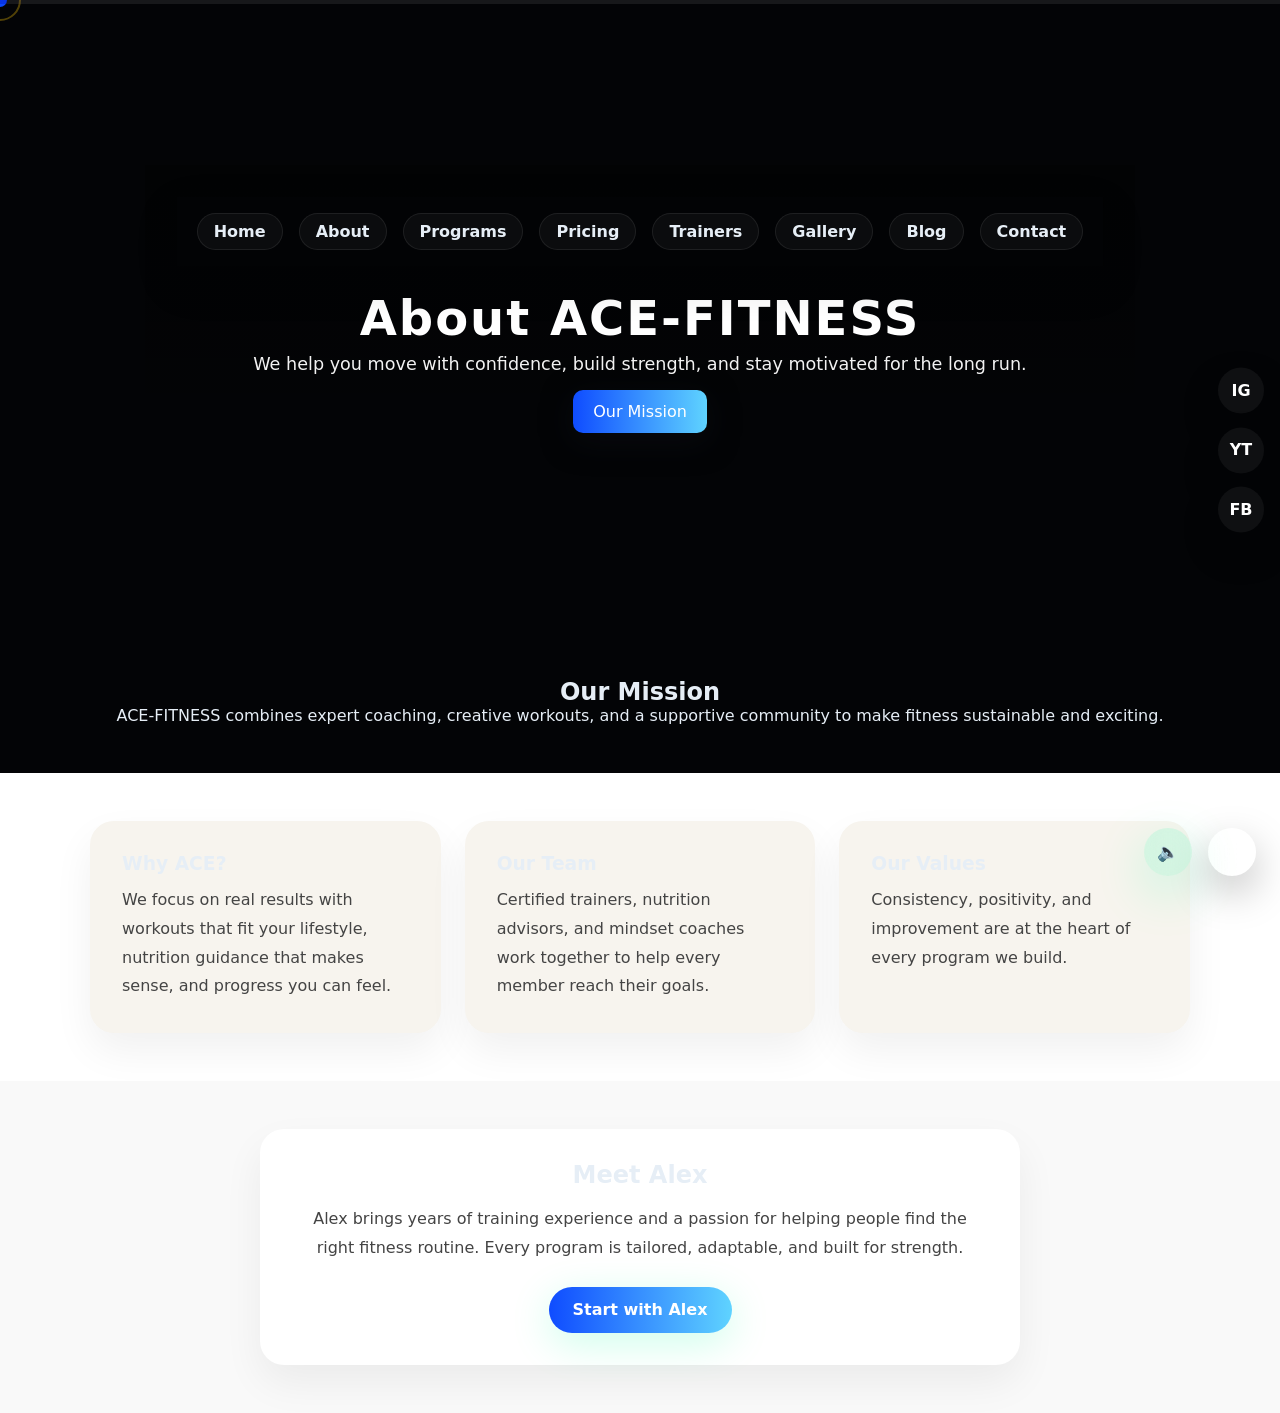
<file: about.html>
<!doctype html>
<html lang="en">
<head>
  <meta charset="utf-8" />
  <meta name="viewport" content="width=device-width,initial-scale=1" />
  <title>ACE-FITNESS About</title>
  <link rel="stylesheet" href="style.css">
</head>
<body>
  <div class="loading-screen">
    <div class="loader"></div>
  </div>
  <div class="custom-cursor"></div>
  <div class="cursor-follower"></div>
  <div class="scroll-progress"><div class="scroll-progress__bar"></div></div>
  <button class="theme-toggle" type="button" aria-label="Toggle theme">☀</button>
  <div class="social-bar">
    <a href="#" aria-label="Instagram">IG</a>
    <a href="#" aria-label="YouTube">YT</a>
    <a href="#" aria-label="Facebook">FB</a>
  </div>

  <header class="hero about-hero">
    <div class="overlay">
            <nav class="header-nav">
        <a href="index.html">Home</a>
        <a href="about.html">About</a>
        <a href="programs.html">Programs</a>
        <a href="pricing.html">Pricing</a>
        <a href="trainers.html">Trainers</a>
        <a href="gallery.html">Gallery</a>
        <a href="blog.html">Blog</a>
        <a href="contact.html">Contact</a>
      </nav>
      <h1>About ACE-FITNESS</h1>
      <p>We help you move with confidence, build strength, and stay motivated for the long run.</p>
      <a class="cta" href="#mission">Our Mission</a>
    </div>
  </header>

  <main>
    <section class="intro" id="mission">
      <h2>Our Mission</h2>
      <p>ACE-FITNESS combines expert coaching, creative workouts, and a supportive community to make fitness sustainable and exciting.</p>
    </section>

    <section class="about-section">
      <div class="about-grid">
        <div class="about-card">
          <h3>Why ACE?</h3>
          <p>We focus on real results with workouts that fit your lifestyle, nutrition guidance that makes sense, and progress you can feel.</p>
        </div>
        <div class="about-card">
          <h3>Our Team</h3>
          <p>Certified trainers, nutrition advisors, and mindset coaches work together to help every member reach their goals.</p>
        </div>
        <div class="about-card">
          <h3>Our Values</h3>
          <p>Consistency, positivity, and improvement are at the heart of every program we build.</p>
        </div>
      </div>
    </section>

    <section class="founder-section">
      <div class="founder-card">
        <h2>Meet Alex</h2>
        <p>Alex brings years of training experience and a passion for helping people find the right fitness routine. Every program is tailored, adaptable, and built for strength.</p>
        <a class="profile-button" href="joining.html">Start with Alex</a>
      </div>
    </section>
  </main>

  <script src="script.js"></script>
  <button class="back-to-top" aria-label="Back to top">↑</button>
</body>
</html>
</file>
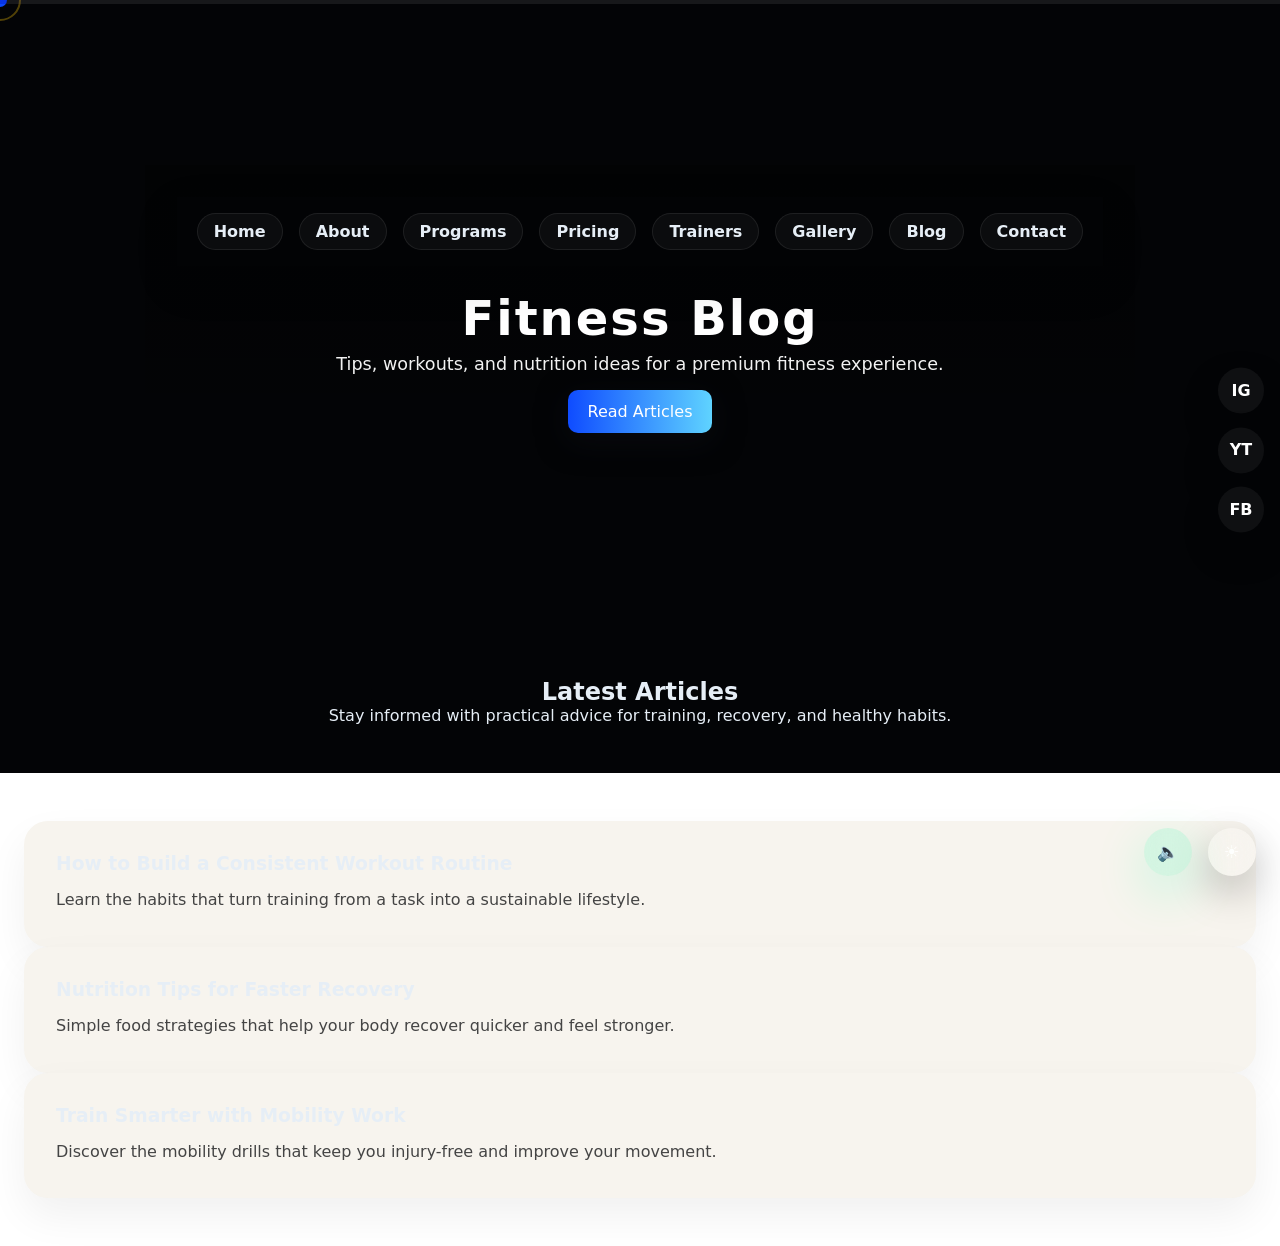
<file: blog.html>
<!doctype html>
<html lang="en">
<head>
  <meta charset="utf-8" />
  <meta name="viewport" content="width=device-width,initial-scale=1" />
  <title>ACE-FITNESS Blog</title>
  <link rel="stylesheet" href="style.css">
</head>
<body>
  <div class="loading-screen">
    <div class="loader"></div>
  </div>
  <div class="custom-cursor"></div>
  <div class="cursor-follower"></div>
  <div class="scroll-progress"><div class="scroll-progress__bar"></div></div>
  <button class="theme-toggle" type="button" aria-label="Toggle theme">☀</button>
  <div class="social-bar">
    <a href="#" aria-label="Instagram">IG</a>
    <a href="#" aria-label="YouTube">YT</a>
    <a href="#" aria-label="Facebook">FB</a>
  </div>

  <header class="hero blog-hero">
    <div class="overlay">
            <nav class="header-nav">
        <a href="index.html">Home</a>
        <a href="about.html">About</a>
        <a href="programs.html">Programs</a>
        <a href="pricing.html">Pricing</a>
        <a href="trainers.html">Trainers</a>
        <a href="gallery.html">Gallery</a>
        <a href="blog.html">Blog</a>
        <a href="contact.html">Contact</a>
      </nav>
      <h1>Fitness Blog</h1>
      <p>Tips, workouts, and nutrition ideas for a premium fitness experience.</p>
      <a class="cta" href="#posts">Read Articles</a>
    </div>
  </header>

  <main>
    <section class="intro" id="posts">
      <h2>Latest Articles</h2>
      <p>Stay informed with practical advice for training, recovery, and healthy habits.</p>
    </section>

    <section class="about-section blog-grid">
      <div class="about-card">
        <h3>How to Build a Consistent Workout Routine</h3>
        <p>Learn the habits that turn training from a task into a sustainable lifestyle.</p>
      </div>
      <div class="about-card">
        <h3>Nutrition Tips for Faster Recovery</h3>
        <p>Simple food strategies that help your body recover quicker and feel stronger.</p>
      </div>
      <div class="about-card">
        <h3>Train Smarter with Mobility Work</h3>
        <p>Discover the mobility drills that keep you injury-free and improve your movement.</p>
      </div>
    </section>
  </main>

  <script src="script.js"></script>
  <button class="back-to-top" aria-label="Back to top">↑</button>
</body>
</html>
</file>
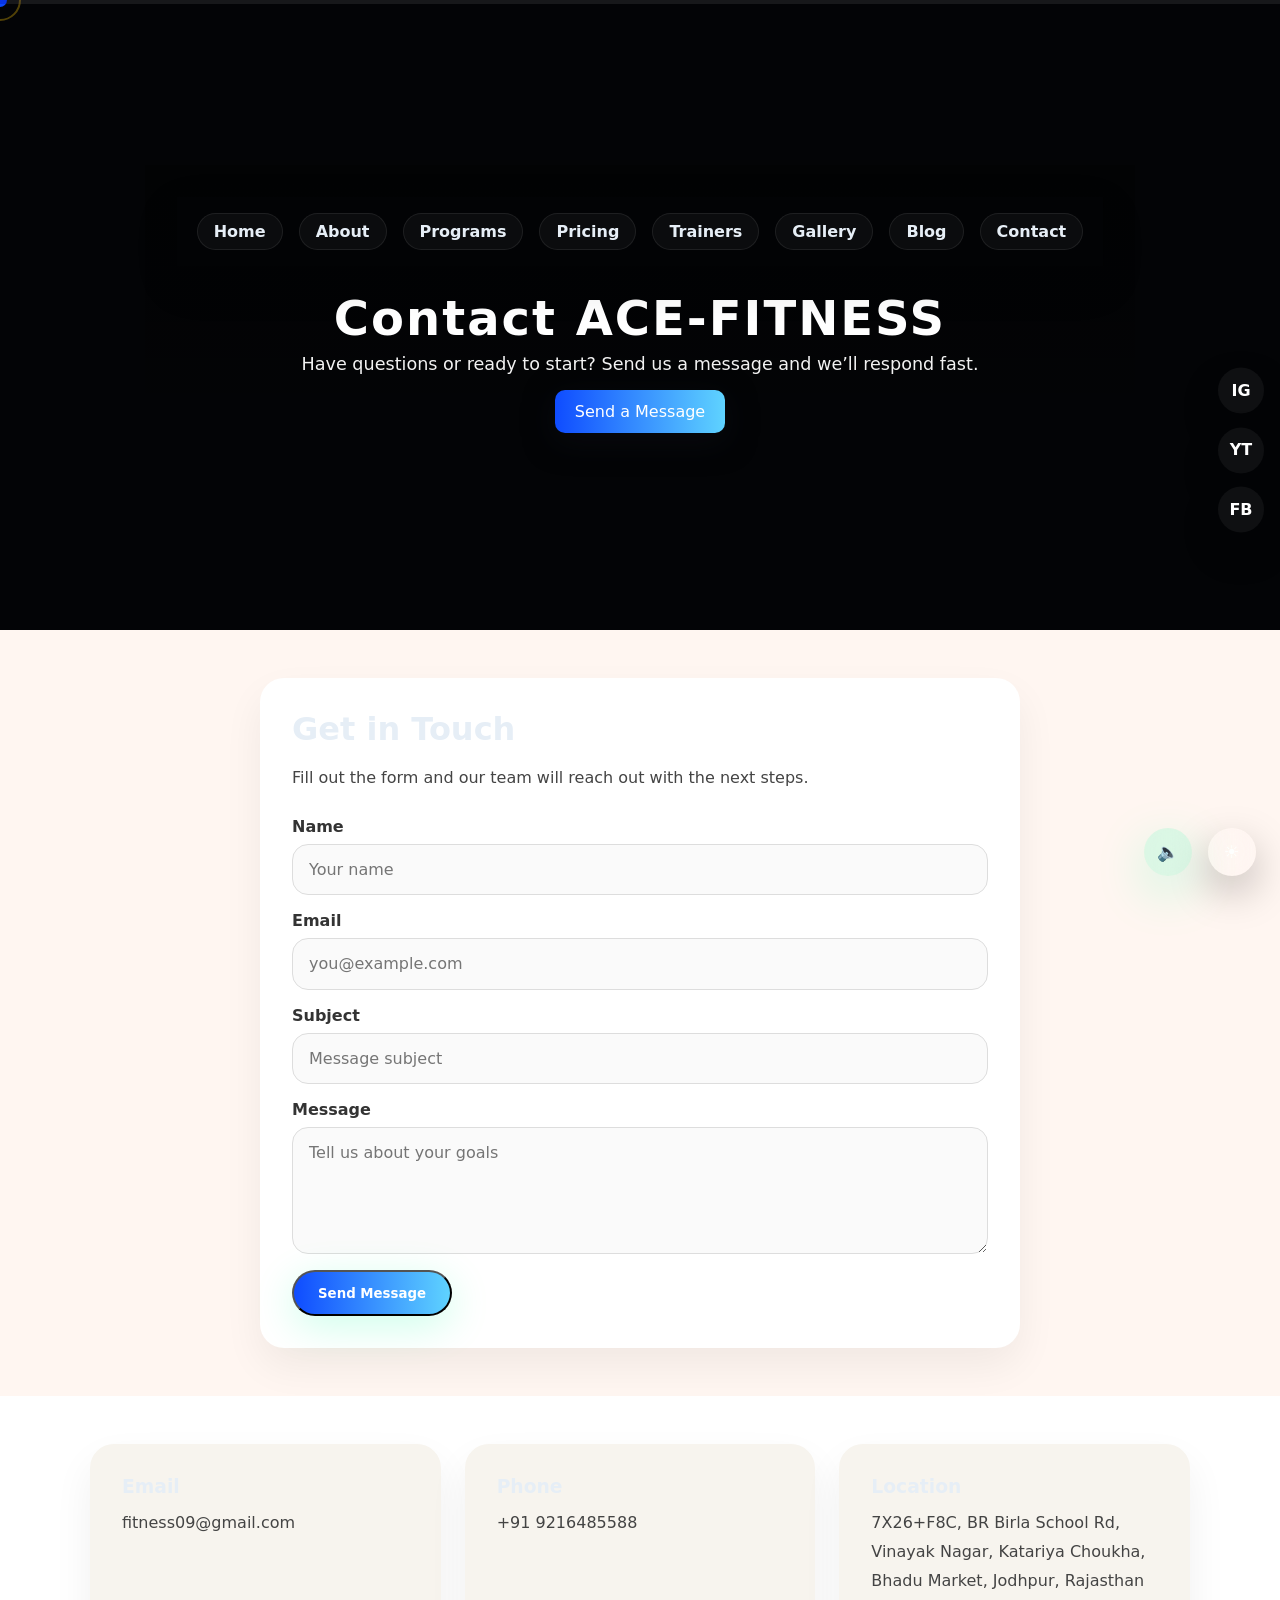
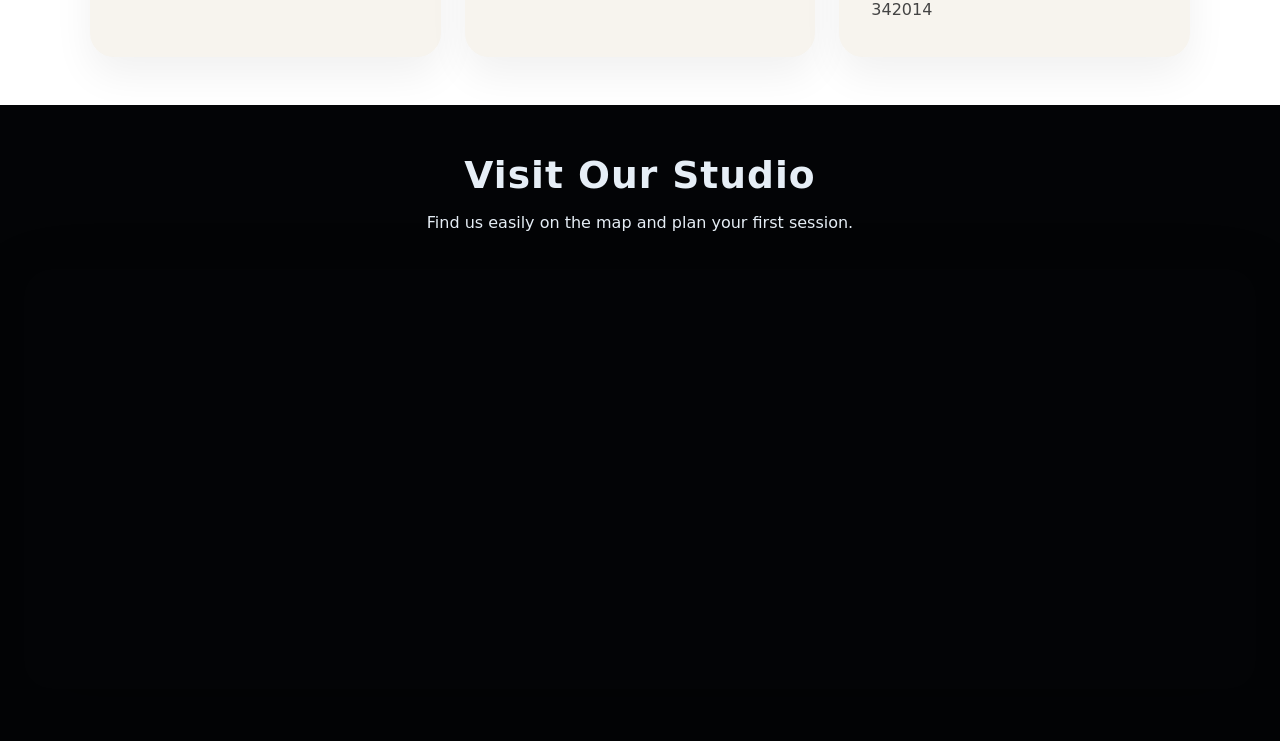
<file: contact.html>
<!doctype html>
<html lang="en">
<head>
  <meta charset="utf-8" />
  <meta name="viewport" content="width=device-width,initial-scale=1" />
  <title>ACE-FITNESS Contact</title>
  <link rel="stylesheet" href="style.css">
</head>
<body>
  <div class="loading-screen">
    <div class="loader"></div>
  </div>
  <div class="custom-cursor"></div>
  <div class="cursor-follower"></div>
  <div class="scroll-progress"><div class="scroll-progress__bar"></div></div>
  <button class="theme-toggle" type="button" aria-label="Toggle theme">☀</button>
  <div class="social-bar">
    <a href="#" aria-label="Instagram">IG</a>
    <a href="#" aria-label="YouTube">YT</a>
    <a href="#" aria-label="Facebook">FB</a>
  </div>

  <header class="hero contact-hero">
    <div class="overlay">
            <nav class="header-nav">
        <a href="index.html">Home</a>
        <a href="about.html">About</a>
        <a href="programs.html">Programs</a>
        <a href="pricing.html">Pricing</a>
        <a href="trainers.html">Trainers</a>
        <a href="gallery.html">Gallery</a>
        <a href="blog.html">Blog</a>
        <a href="contact.html">Contact</a>
      </nav>
      <h1>Contact ACE-FITNESS</h1>
      <p>Have questions or ready to start? Send us a message and we’ll respond fast.</p>
      <a class="cta" href="#contact-form">Send a Message</a>
    </div>
  </header>

  <main>
    <section class="join-section" id="contact-form">
      <div class="join-card">
        <h2>Get in Touch</h2>
        <p>Fill out the form and our team will reach out with the next steps.</p>
        <form class="join-form" action="#" method="post">
          <label>
            Name
            <input type="text" name="name" placeholder="Your name" required>
          </label>
          <label>
            Email
            <input type="email" name="email" placeholder="you@example.com" required>
          </label>
          <label>
            Subject
            <input type="text" name="subject" placeholder="Message subject" required>
          </label>
          <label>
            Message
            <textarea name="message" rows="5" placeholder="Tell us about your goals" required></textarea>
          </label>
          <button type="submit" class="profile-button">Send Message</button>
        </form>
      </div>
    </section>

    <section class="about-section">
      <div class="about-grid">
        <div class="about-card">
          <h3>Email</h3>
          <p>fitness09@gmail.com</p>
        </div>
        <div class="about-card">
          <h3>Phone</h3>
          <p>+91 9216485588</p>
        </div>
        <div class="about-card">
          <h3>Location</h3>
          <p>7X26+F8C, BR Birla School Rd, Vinayak Nagar, Katariya Choukha, Bhadu Market, Jodhpur, Rajasthan 342014</p>
        </div>
      </div>
    </section>

    <section class="map-section">
      <div class="section-title">
        <h2>Visit Our Studio</h2>
        <p>Find us easily on the map and plan your first session.</p>
      </div>
      <iframe class="map-card" src="https://maps.google.com/maps?q=7X26%2BF8C%2C%20BR%20Birla%20School%20Rd%2C%20Vinayak%20Nagar%2C%20Katariya%20Choukha%2C%20Bhadu%20Market%2C%20Jodhpur%2C%20Rajasthan%20342014&t=&z=15&ie=UTF8&iwloc=&output=embed" allowfullscreen="" loading="lazy"></iframe>
    </section>
  </main>

  <script src="script.js"></script>
  <button class="back-to-top" aria-label="Back to top">↑</button>
</body>
</html>
</file>
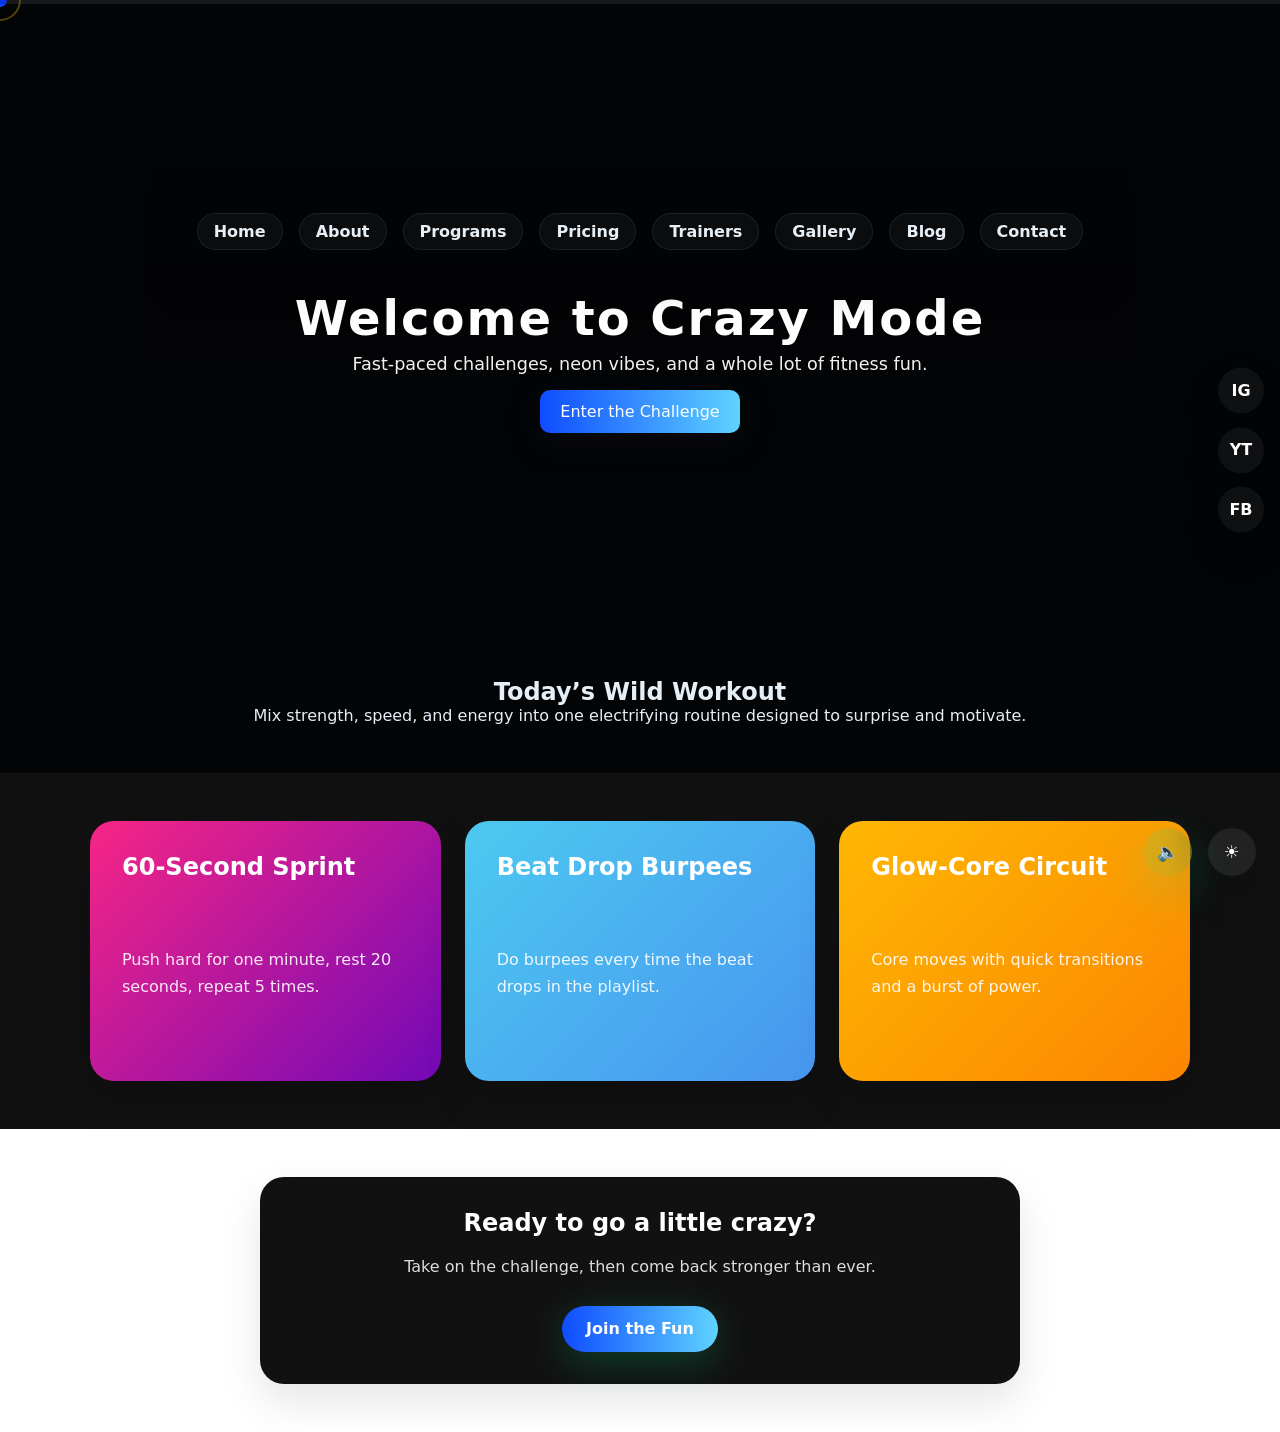
<file: crazy.html>
<!doctype html>
<html lang="en">
<head>
  <meta charset="utf-8" />
  <meta name="viewport" content="width=device-width,initial-scale=1" />
  <title>ACE-FITNESS Crazy</title>
  <link rel="stylesheet" href="style.css">
</head>
<body>
  <div class="loading-screen">
    <div class="loader"></div>
  </div>
  <div class="custom-cursor"></div>
  <div class="cursor-follower"></div>
  <div class="scroll-progress"><div class="scroll-progress__bar"></div></div>
  <button class="theme-toggle" type="button" aria-label="Toggle theme">☀</button>
  <div class="social-bar">
    <a href="#" aria-label="Instagram">IG</a>
    <a href="#" aria-label="YouTube">YT</a>
    <a href="#" aria-label="Facebook">FB</a>
  </div>

  <header class="hero crazy-hero">
    <div class="overlay">
            <nav class="header-nav">
        <a href="index.html">Home</a>
        <a href="about.html">About</a>
        <a href="programs.html">Programs</a>
        <a href="pricing.html">Pricing</a>
        <a href="trainers.html">Trainers</a>
        <a href="gallery.html">Gallery</a>
        <a href="blog.html">Blog</a>
        <a href="contact.html">Contact</a>
      </nav>
      <h1>Welcome to Crazy Mode</h1>
      <p>Fast-paced challenges, neon vibes, and a whole lot of fitness fun.</p>
      <a class="cta" href="#crazy-challenge">Enter the Challenge</a>
    </div>
  </header>

  <main>
    <section class="intro">
      <h2>Today’s Wild Workout</h2>
      <p>Mix strength, speed, and energy into one electrifying routine designed to surprise and motivate.</p>
    </section>

    <section class="crazy-section" id="crazy-challenge">
      <div class="crazy-grid">
        <div class="crazy-card neon">
          <h3>60-Second Sprint</h3>
          <p>Push hard for one minute, rest 20 seconds, repeat 5 times.</p>
        </div>
        <div class="crazy-card pulse">
          <h3>Beat Drop Burpees</h3>
          <p>Do burpees every time the beat drops in the playlist.</p>
        </div>
        <div class="crazy-card flash">
          <h3>Glow-Core Circuit</h3>
          <p>Core moves with quick transitions and a burst of power.</p>
        </div>
      </div>
    </section>

    <section class="crazy-footer">
      <div class="footer-card">
        <h2>Ready to go a little crazy?</h2>
        <p>Take on the challenge, then come back stronger than ever.</p>
        <a class="profile-button" href="joining.html">Join the Fun</a>
      </div>
    </section>
  </main>

  <script src="script.js"></script>
  <button class="back-to-top" aria-label="Back to top">↑</button>
</body>
</html>
</file>
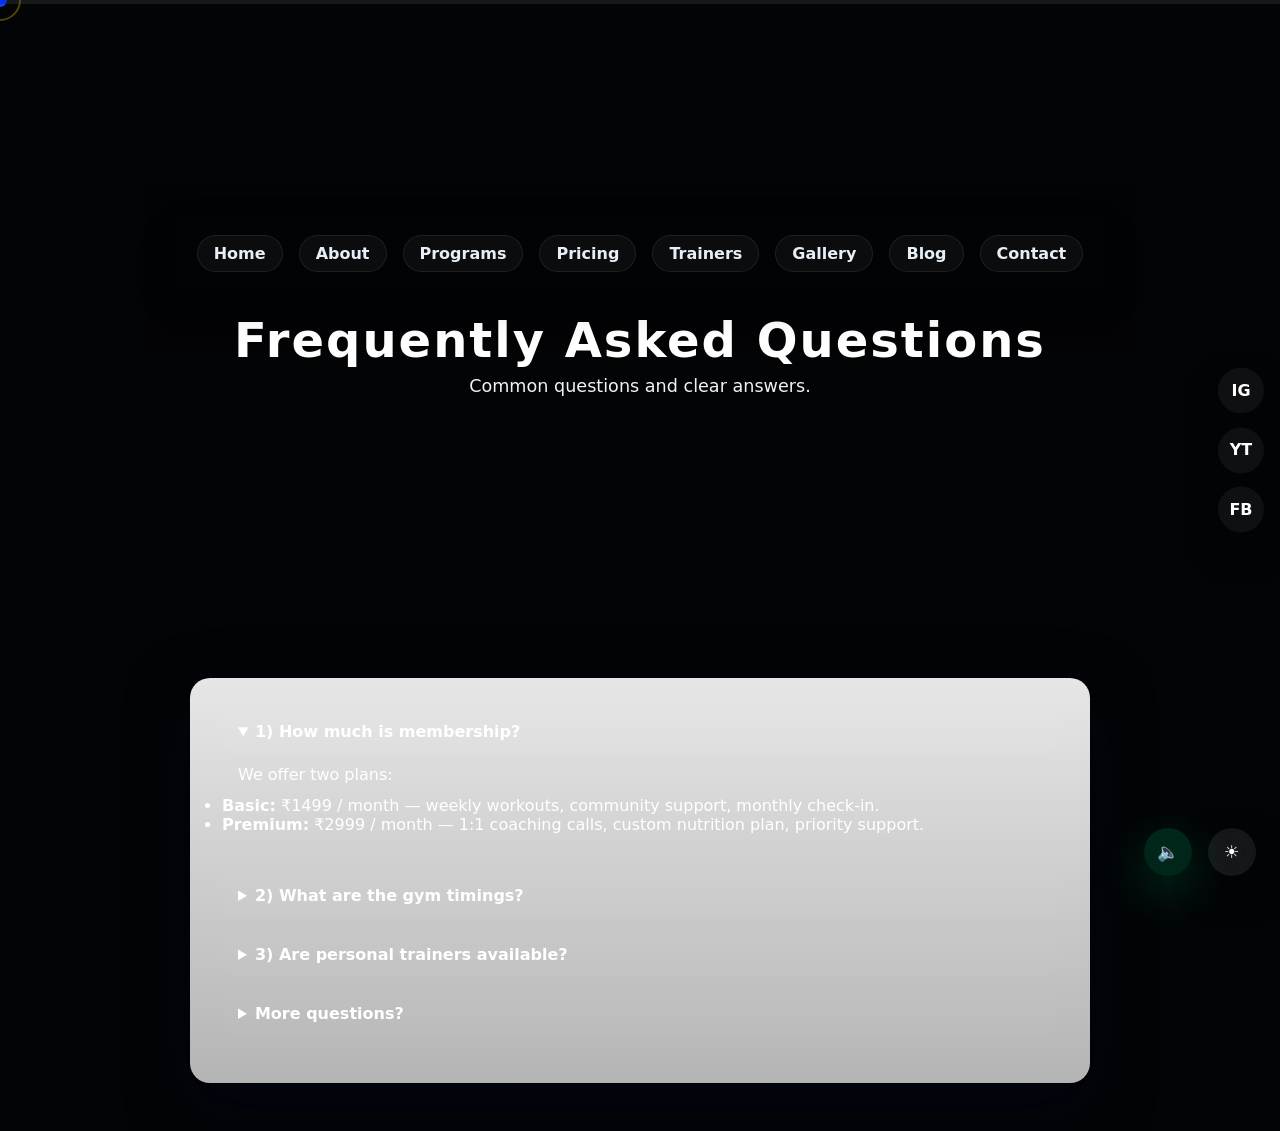
<file: faq.html>
<!doctype html>
<html lang="en">
<head>
  <meta charset="utf-8" />
  <meta name="viewport" content="width=device-width,initial-scale=1" />
  <title>ACE-FITNESS FAQ</title>
  <link rel="stylesheet" href="style.css">
</head>
<body>
  <div class="loading-screen">
    <div class="loader"></div>
  </div>
  <div class="custom-cursor"></div>
  <div class="cursor-follower"></div>
  <div class="scroll-progress"><div class="scroll-progress__bar"></div></div>
  <button class="theme-toggle" type="button" aria-label="Toggle theme">☀</button>
  <div class="social-bar">
    <a href="#" aria-label="Instagram">IG</a>
    <a href="#" aria-label="YouTube">YT</a>
    <a href="#" aria-label="Facebook">FB</a>
  </div>

  <header class="hero faq-hero">
    <div class="overlay">
            <nav class="header-nav">
        <a href="index.html">Home</a>
        <a href="about.html">About</a>
        <a href="programs.html">Programs</a>
        <a href="pricing.html">Pricing</a>
        <a href="trainers.html">Trainers</a>
        <a href="gallery.html">Gallery</a>
        <a href="blog.html">Blog</a>
        <a href="contact.html">Contact</a>
      </nav>
      <h1>Frequently Asked Questions</h1>
      <p>Common questions and clear answers.</p>
    </div>
  </header>

  <main>
    <section class="faq-section">
      <div class="faq-card">
        <details open>
          <summary>1) How much is membership?</summary>
          <p>We offer two plans:
            <ul>
              <li><strong>Basic:</strong> ₹1499 / month — weekly workouts, community support, monthly check-in.</li>
              <li><strong>Premium:</strong> ₹2999 / month — 1:1 coaching calls, custom nutrition plan, priority support.</li>
            </ul>
          </p>
        </details>

        <details>
          <summary>2) What are the gym timings?</summary>
          <p>The gym is open from 5:00 AM to 11:00 PM daily. If you want to book a trainer at a specific time, please schedule an appointment in advance.</p>
        </details>

        <details>
          <summary>3) Are personal trainers available?</summary>
          <p>Yes — personal trainers are available. Premium membership includes 1:1 coaching. For other plans, you can book trainer sessions separately. To book, fill out the form on the <a href="joining.html">Join</a> page or contact us directly.</p>
        </details>

        <details>
          <summary>More questions?</summary>
          <p>If you need further assistance, email us at <strong>fitness09@gmail.com</strong> or call/WhatsApp: <strong>+91 9216485588</strong>.</p>
        </details>
      </div>
    </section>
  </main>

  <script src="script.js"></script>
  <button class="back-to-top" aria-label="Back to top">↑</button>
</body>
</html>
</file>
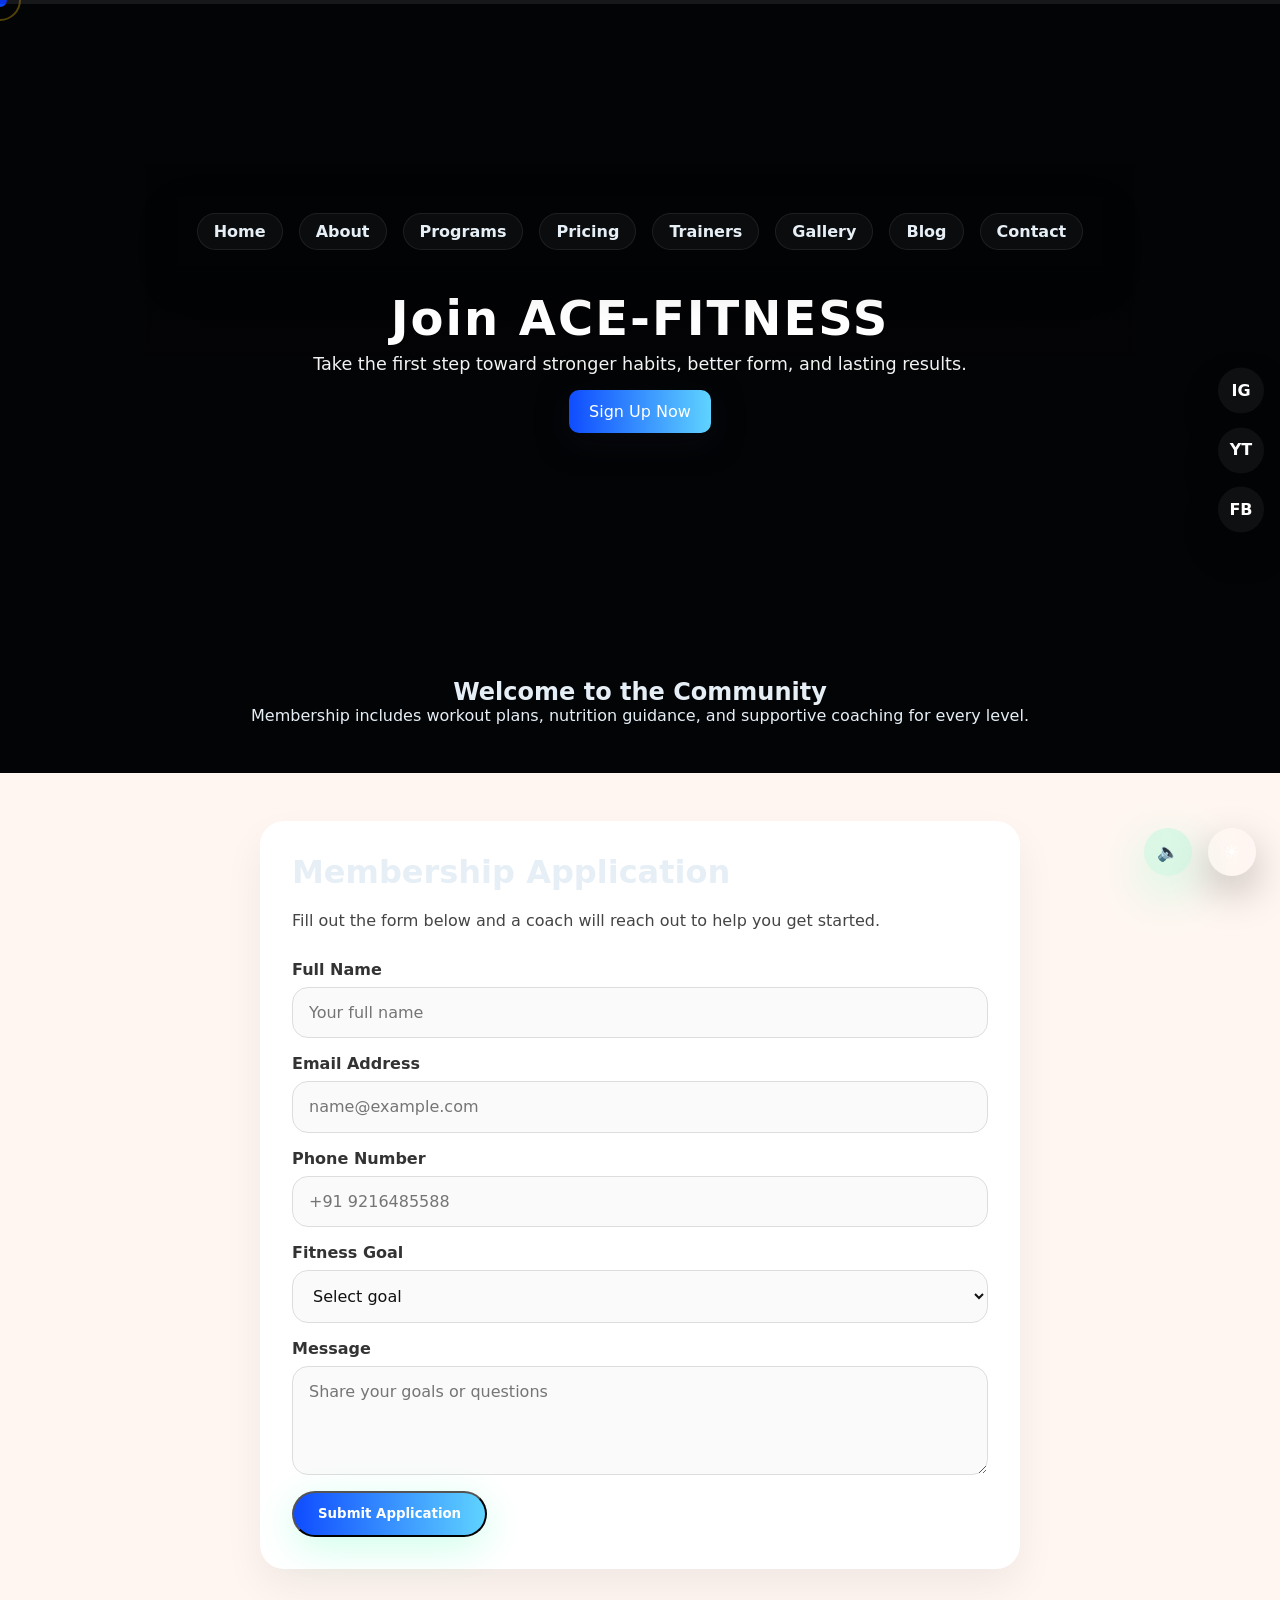
<file: joining.html>
<!doctype html>
<html lang="en">
<head>
  <meta charset="utf-8" />
  <meta name="viewport" content="width=device-width,initial-scale=1" />
  <title>ACE-FITNESS Join</title>
  <link rel="stylesheet" href="style.css">
</head>
<body>
  <div class="loading-screen">
    <div class="loader"></div>
  </div>
  <div class="custom-cursor"></div>
  <div class="cursor-follower"></div>
  <div class="scroll-progress"><div class="scroll-progress__bar"></div></div>
  <button class="theme-toggle" type="button" aria-label="Toggle theme">☀</button>
  <div class="social-bar">
    <a href="#" aria-label="Instagram">IG</a>
    <a href="#" aria-label="YouTube">YT</a>
    <a href="#" aria-label="Facebook">FB</a>
  </div>

  <header class="hero join-hero">
    <div class="overlay">
            <nav class="header-nav">
        <a href="index.html">Home</a>
        <a href="about.html">About</a>
        <a href="programs.html">Programs</a>
        <a href="pricing.html">Pricing</a>
        <a href="trainers.html">Trainers</a>
        <a href="gallery.html">Gallery</a>
        <a href="blog.html">Blog</a>
        <a href="contact.html">Contact</a>
      </nav>
      <h1>Join ACE-FITNESS</h1>
      <p>Take the first step toward stronger habits, better form, and lasting results.</p>
      <a class="cta" href="#join-form">Sign Up Now</a>
    </div>
  </header>

  <main>
    <section class="intro">
      <h2>Welcome to the Community</h2>
      <p>Membership includes workout plans, nutrition guidance, and supportive coaching for every level.</p>
    </section>

    <section class="join-section" id="join-form">
      <div class="join-card">
        <h2>Membership Application</h2>
        <p>Fill out the form below and a coach will reach out to help you get started.</p>
        <form class="join-form">
          <label>
            Full Name
            <input type="text" name="name" placeholder="Your full name" required>
          </label>
          <label>
            Email Address
            <input type="email" name="email" placeholder="name@example.com" required>
          </label>
          <label>
            Phone Number
            <input type="tel" name="phone" placeholder="+91 9216485588" required>
          </label>
          <label>
            Fitness Goal
            <select name="goal" required>
              <option value="">Select goal</option>
              <option value="lose-weight">Lose weight</option>
              <option value="build-muscle">Build muscle</option>
              <option value="improve-endurance">Improve endurance</option>
              <option value="general-health">General health</option>
            </select>
          </label>
          <label>
            Message
            <textarea name="message" rows="4" placeholder="Share your goals or questions"></textarea>
          </label>
          <button class="profile-button" type="submit">Submit Application</button>
        </form>
      </div>
    </section>
  </main>

  <script src="script.js"></script>
  <button class="back-to-top" aria-label="Back to top">↑</button>
</body>
</html>
</file>
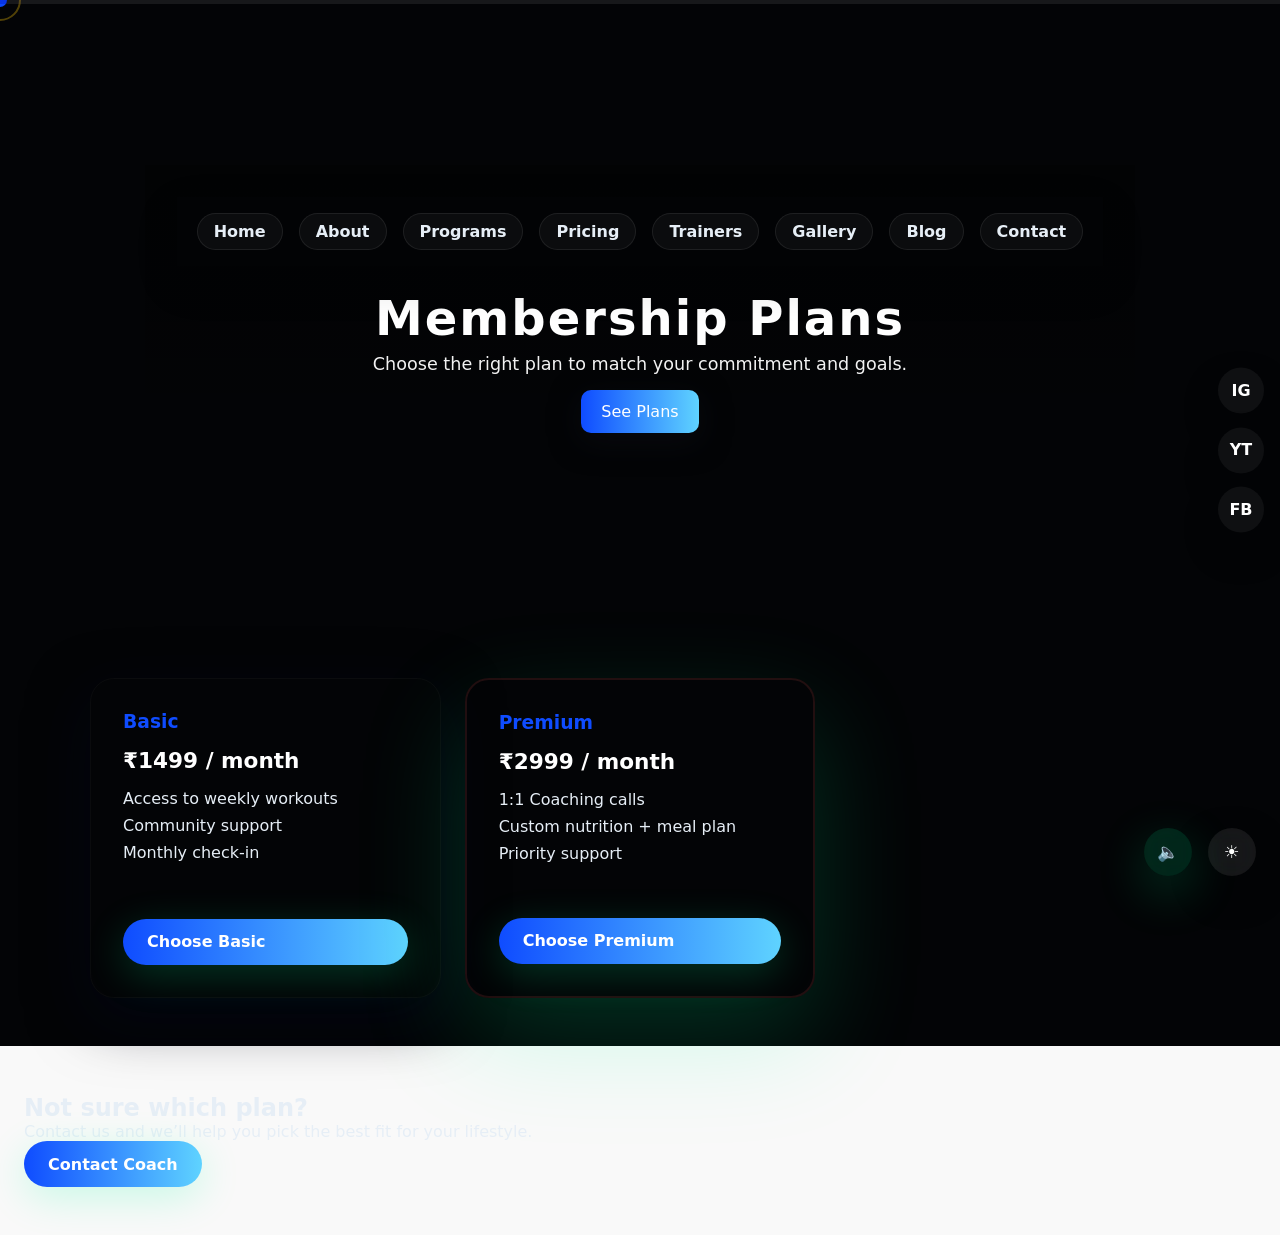
<file: membership.html>
<!doctype html>
<html lang="en">
<head>
  <meta charset="utf-8" />
  <meta name="viewport" content="width=device-width,initial-scale=1" />
  <title>ACE-FITNESS Membership Plans</title>
  <link rel="stylesheet" href="style.css">
</head>
<body>
  <div class="loading-screen">
    <div class="loader"></div>
  </div>
  <div class="custom-cursor"></div>
  <div class="cursor-follower"></div>
  <div class="scroll-progress"><div class="scroll-progress__bar"></div></div>
  <button class="theme-toggle" type="button" aria-label="Toggle theme">☀</button>
  <div class="social-bar">
    <a href="#" aria-label="Instagram">IG</a>
    <a href="#" aria-label="YouTube">YT</a>
    <a href="#" aria-label="Facebook">FB</a>
  </div>

  <header class="hero plans-hero">
    <div class="overlay">
            <nav class="header-nav">
        <a href="index.html">Home</a>
        <a href="about.html">About</a>
        <a href="programs.html">Programs</a>
        <a href="pricing.html">Pricing</a>
        <a href="trainers.html">Trainers</a>
        <a href="gallery.html">Gallery</a>
        <a href="blog.html">Blog</a>
        <a href="contact.html">Contact</a>
      </nav>
      <h1>Membership Plans</h1>
      <p>Choose the right plan to match your commitment and goals.</p>
      <a class="cta" href="#plans">See Plans</a>
    </div>
  </header>

  <main>
    <section class="plans-section" id="plans">
      <div class="plans-grid">
        <div class="plan-card basic">
          <h3>Basic</h3>
          <p class="price">₹1499 / month</p>
          <ul>
            <li>Access to weekly workouts</li>
            <li>Community support</li>
            <li>Monthly check-in</li>
          </ul>
          <a class="profile-button" href="joining.html">Choose Basic</a>
        </div>

        <!-- Pro plan removed per request -->

        <div class="plan-card premium">
          <h3>Premium</h3>
          <p class="price">₹2999 / month</p>
          <ul>
            <li>1:1 Coaching calls</li>
            <li>Custom nutrition + meal plan</li>
            <li>Priority support</li>
          </ul>
          <a class="profile-button" href="joining.html">Choose Premium</a>
        </div>
      </div>
    </section>

    <section class="plans-footer">
      <div class="plans-cta">
        <h2>Not sure which plan?</h2>
        <p>Contact us and we’ll help you pick the best fit for your lifestyle.</p>
        <a class="profile-button" href="joining.html">Contact Coach</a>
      </div>
    </section>
  </main>

  <script src="script.js"></script>
  <button class="back-to-top" aria-label="Back to top">↑</button>
</body>
</html>
</file>
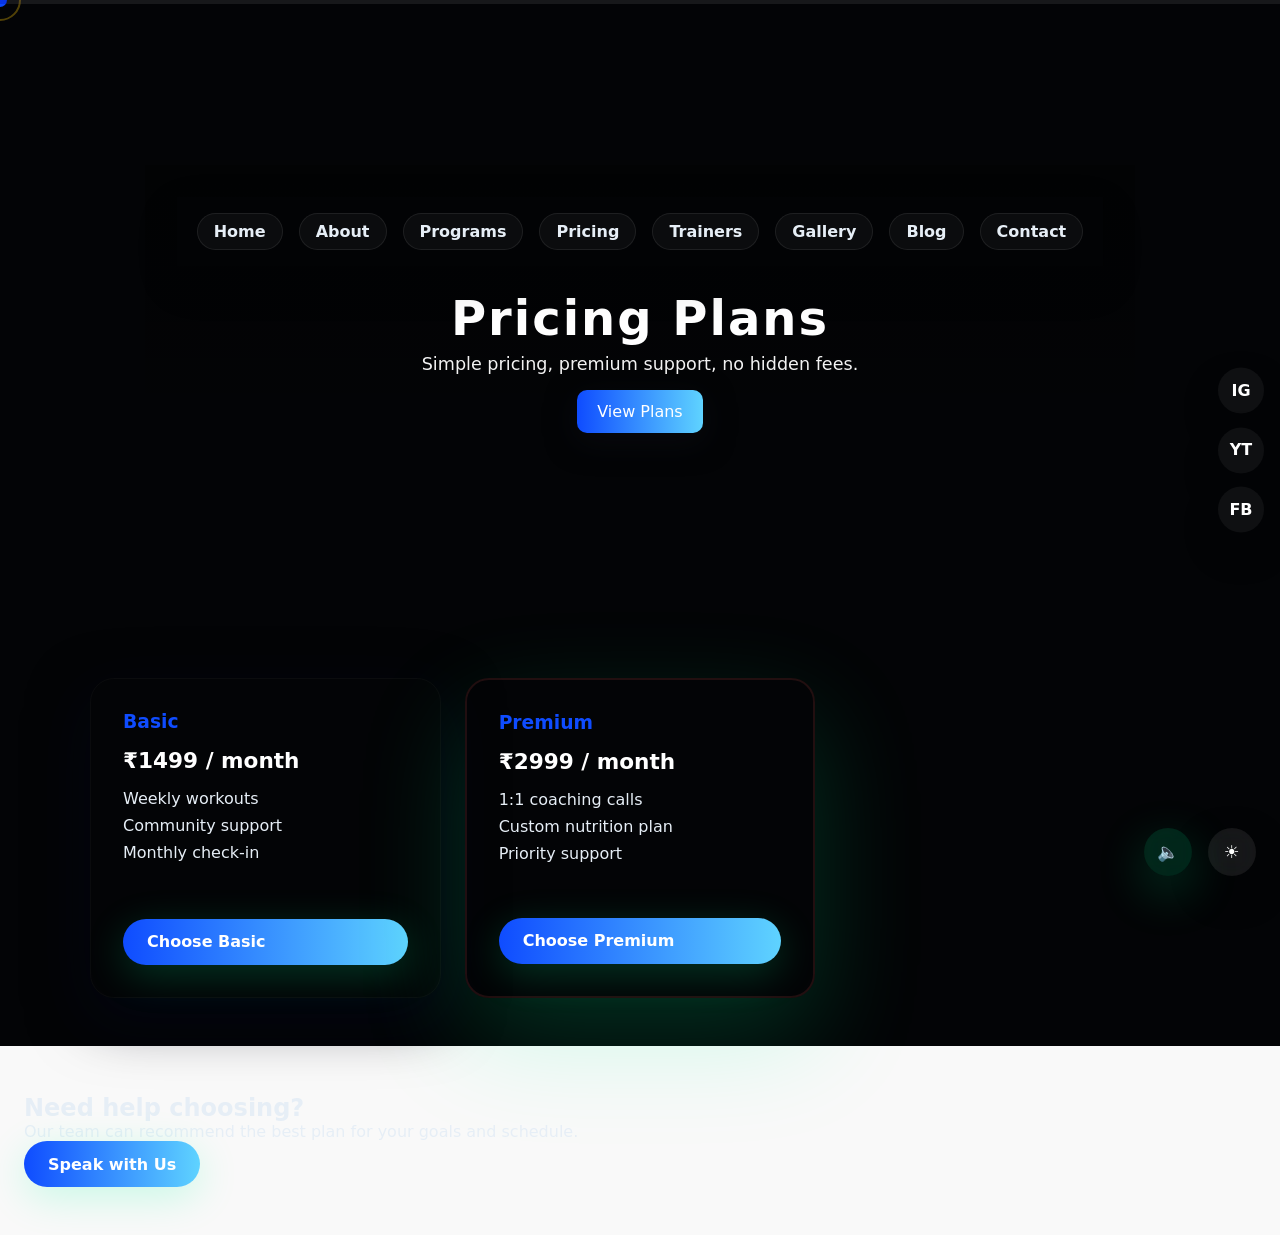
<file: pricing.html>
<!doctype html>
<html lang="en">
<head>
  <meta charset="utf-8" />
  <meta name="viewport" content="width=device-width,initial-scale=1" />
  <title>ACE-FITNESS Pricing</title>
  <link rel="stylesheet" href="style.css">
</head>
<body>
  <div class="loading-screen">
    <div class="loader"></div>
  </div>
  <div class="custom-cursor"></div>
  <div class="cursor-follower"></div>
  <div class="scroll-progress"><div class="scroll-progress__bar"></div></div>
  <button class="theme-toggle" type="button" aria-label="Toggle theme">☀</button>
  <div class="social-bar">
    <a href="#" aria-label="Instagram">IG</a>
    <a href="#" aria-label="YouTube">YT</a>
    <a href="#" aria-label="Facebook">FB</a>
  </div>

  <header class="hero pricing-hero">
    <div class="overlay">
            <nav class="header-nav">
        <a href="index.html">Home</a>
        <a href="about.html">About</a>
        <a href="programs.html">Programs</a>
        <a href="pricing.html">Pricing</a>
        <a href="trainers.html">Trainers</a>
        <a href="gallery.html">Gallery</a>
        <a href="blog.html">Blog</a>
        <a href="contact.html">Contact</a>
      </nav>
      <h1>Pricing Plans</h1>
      <p>Simple pricing, premium support, no hidden fees.</p>
      <a class="cta" href="#plans">View Plans</a>
    </div>
  </header>

  <main>
    <section class="plans-section" id="plans">
      <div class="plans-grid">
        <div class="plan-card basic">
          <h3>Basic</h3>
          <p class="price">₹1499 / month</p>
          <ul>
            <li>Weekly workouts</li>
            <li>Community support</li>
            <li>Monthly check-in</li>
          </ul>
          <a class="profile-button" href="contact.html">Choose Basic</a>
        </div>

        <div class="plan-card premium">
          <h3>Premium</h3>
          <p class="price">₹2999 / month</p>
          <ul>
            <li>1:1 coaching calls</li>
            <li>Custom nutrition plan</li>
            <li>Priority support</li>
          </ul>
          <a class="profile-button" href="contact.html">Choose Premium</a>
        </div>
      </div>
    </section>

    <section class="plans-cta">
      <div class="plans-cta-card">
        <h2>Need help choosing?</h2>
        <p>Our team can recommend the best plan for your goals and schedule.</p>
        <a class="profile-button" href="contact.html">Speak with Us</a>
      </div>
    </section>
  </main>

  <script src="script.js"></script>
  <button class="back-to-top" aria-label="Back to top">↑</button>
</body>
</html>
</file>
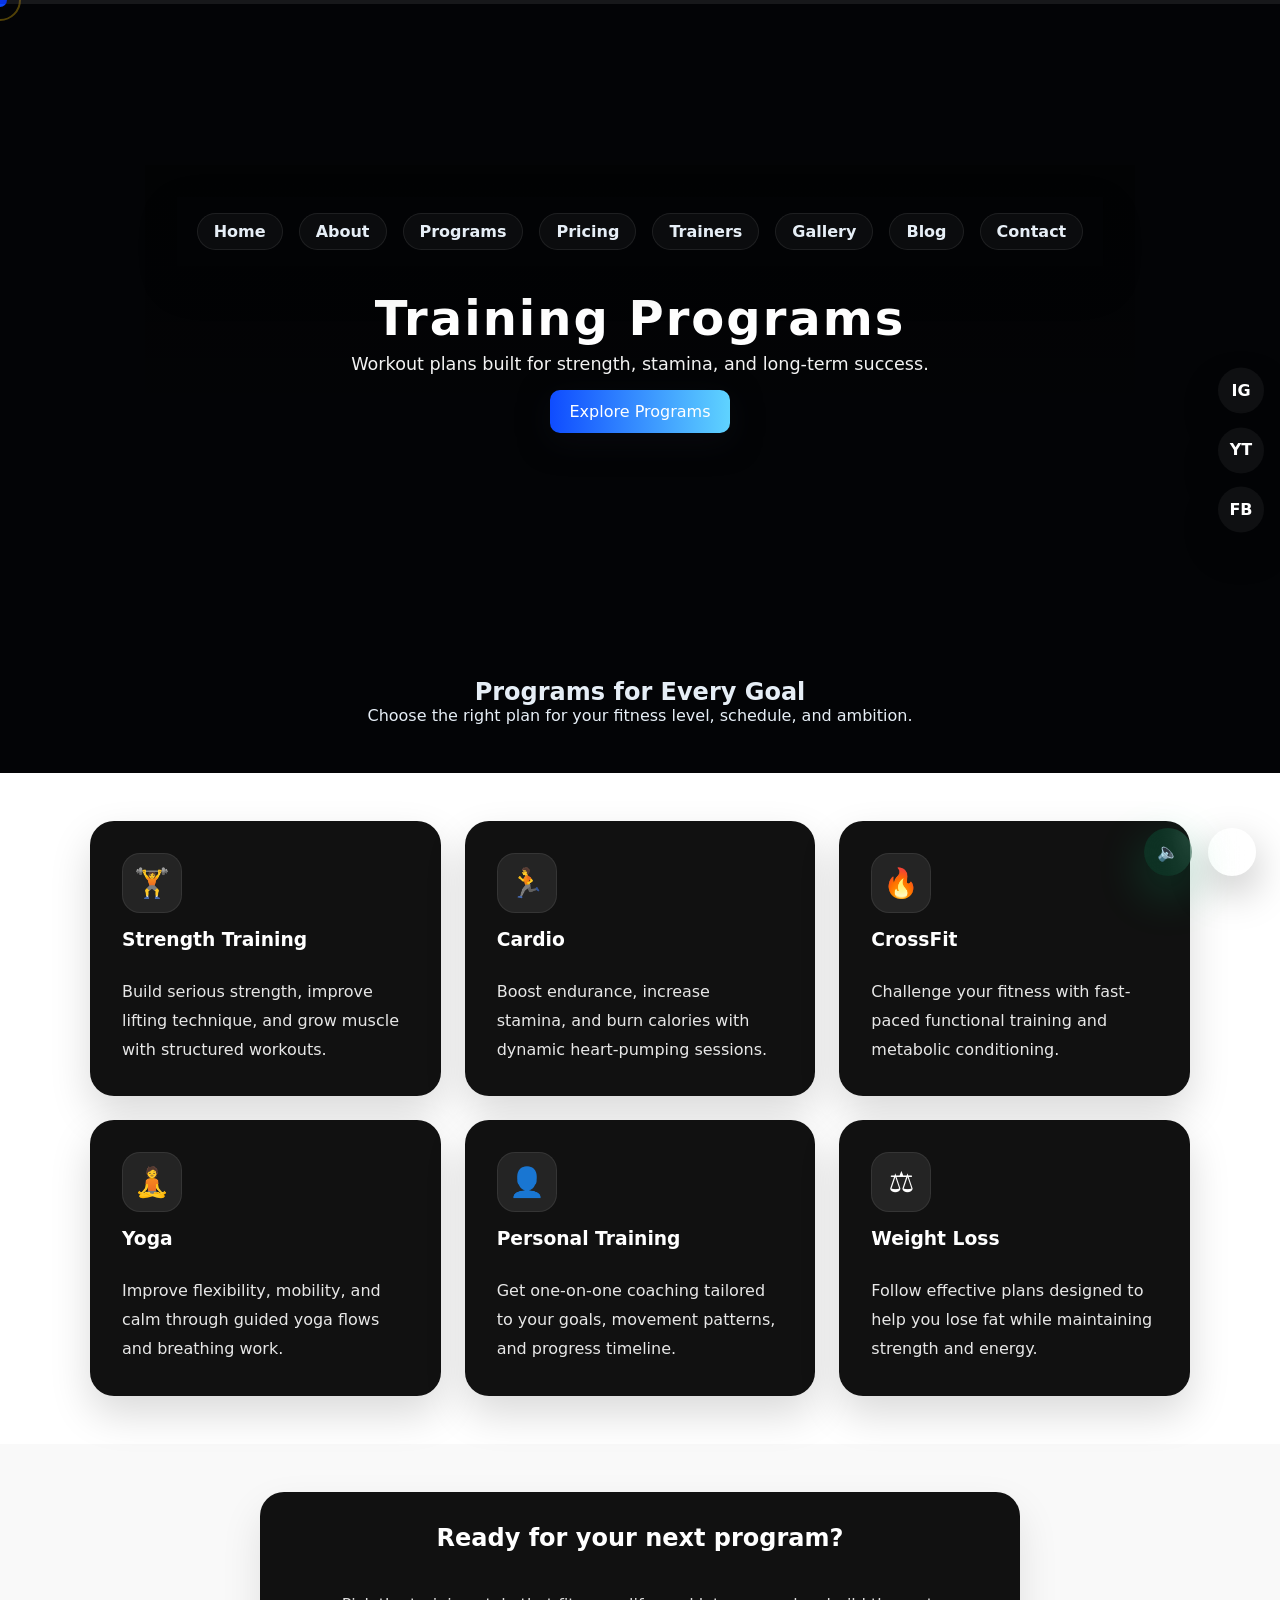
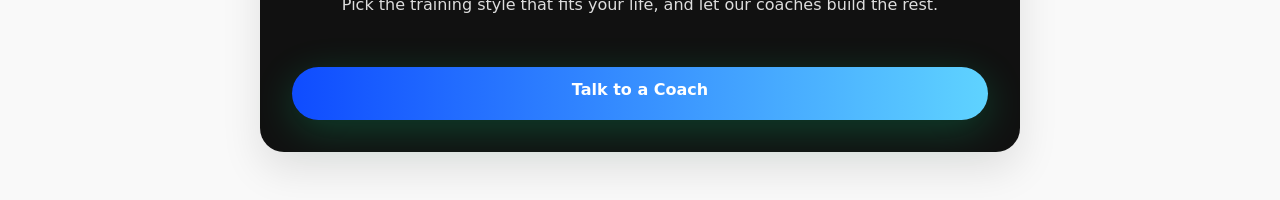
<file: programs.html>
<!doctype html>
<html lang="en">
<head>
  <meta charset="utf-8" />
  <meta name="viewport" content="width=device-width,initial-scale=1" />
  <title>ACE-FITNESS Programs</title>
  <link rel="stylesheet" href="style.css">
</head>
<body>
  <div class="loading-screen">
    <div class="loader"></div>
  </div>
  <div class="custom-cursor"></div>
  <div class="cursor-follower"></div>
  <div class="scroll-progress"><div class="scroll-progress__bar"></div></div>
  <button class="theme-toggle" type="button" aria-label="Toggle theme">☀</button>
  <div class="social-bar">
    <a href="#" aria-label="Instagram">IG</a>
    <a href="#" aria-label="YouTube">YT</a>
    <a href="#" aria-label="Facebook">FB</a>
  </div>

  <header class="hero programs-hero">
    <div class="overlay">
            <nav class="header-nav">
        <a href="index.html">Home</a>
        <a href="about.html">About</a>
        <a href="programs.html">Programs</a>
        <a href="pricing.html">Pricing</a>
        <a href="trainers.html">Trainers</a>
        <a href="gallery.html">Gallery</a>
        <a href="blog.html">Blog</a>
        <a href="contact.html">Contact</a>
      </nav>
      <h1>Training Programs</h1>
      <p>Workout plans built for strength, stamina, and long-term success.</p>
      <a class="cta" href="#programs-list">Explore Programs</a>
    </div>
  </header>

  <main>
    <section class="intro" id="programs-list">
      <h2>Programs for Every Goal</h2>
      <p>Choose the right plan for your fitness level, schedule, and ambition.</p>
    </section>

    <section class="services-section">
      <div class="services-grid">
        <div class="services-card">
          <div class="program-icon">🏋️</div>
          <h3>Strength Training</h3>
          <p>Build serious strength, improve lifting technique, and grow muscle with structured workouts.</p>
        </div>
        <div class="services-card">
          <div class="program-icon">🏃</div>
          <h3>Cardio</h3>
          <p>Boost endurance, increase stamina, and burn calories with dynamic heart-pumping sessions.</p>
        </div>
        <div class="services-card">
          <div class="program-icon">🔥</div>
          <h3>CrossFit</h3>
          <p>Challenge your fitness with fast-paced functional training and metabolic conditioning.</p>
        </div>
        <div class="services-card">
          <div class="program-icon">🧘</div>
          <h3>Yoga</h3>
          <p>Improve flexibility, mobility, and calm through guided yoga flows and breathing work.</p>
        </div>
        <div class="services-card">
          <div class="program-icon">👤</div>
          <h3>Personal Training</h3>
          <p>Get one-on-one coaching tailored to your goals, movement patterns, and progress timeline.</p>
        </div>
        <div class="services-card">
          <div class="program-icon">⚖️</div>
          <h3>Weight Loss</h3>
          <p>Follow effective plans designed to help you lose fat while maintaining strength and energy.</p>
        </div>
      </div>
    </section>

    <section class="services-cta">
      <div class="services-card services-cta-card">
        <h2>Ready for your next program?</h2>
        <p>Pick the training style that fits your life, and let our coaches build the rest.</p>
        <a class="profile-button" href="contact.html">Talk to a Coach</a>
      </div>
    </section>
  </main>

  <script src="script.js"></script>
  <button class="back-to-top" aria-label="Back to top">↑</button>
</body>
</html>
</file>
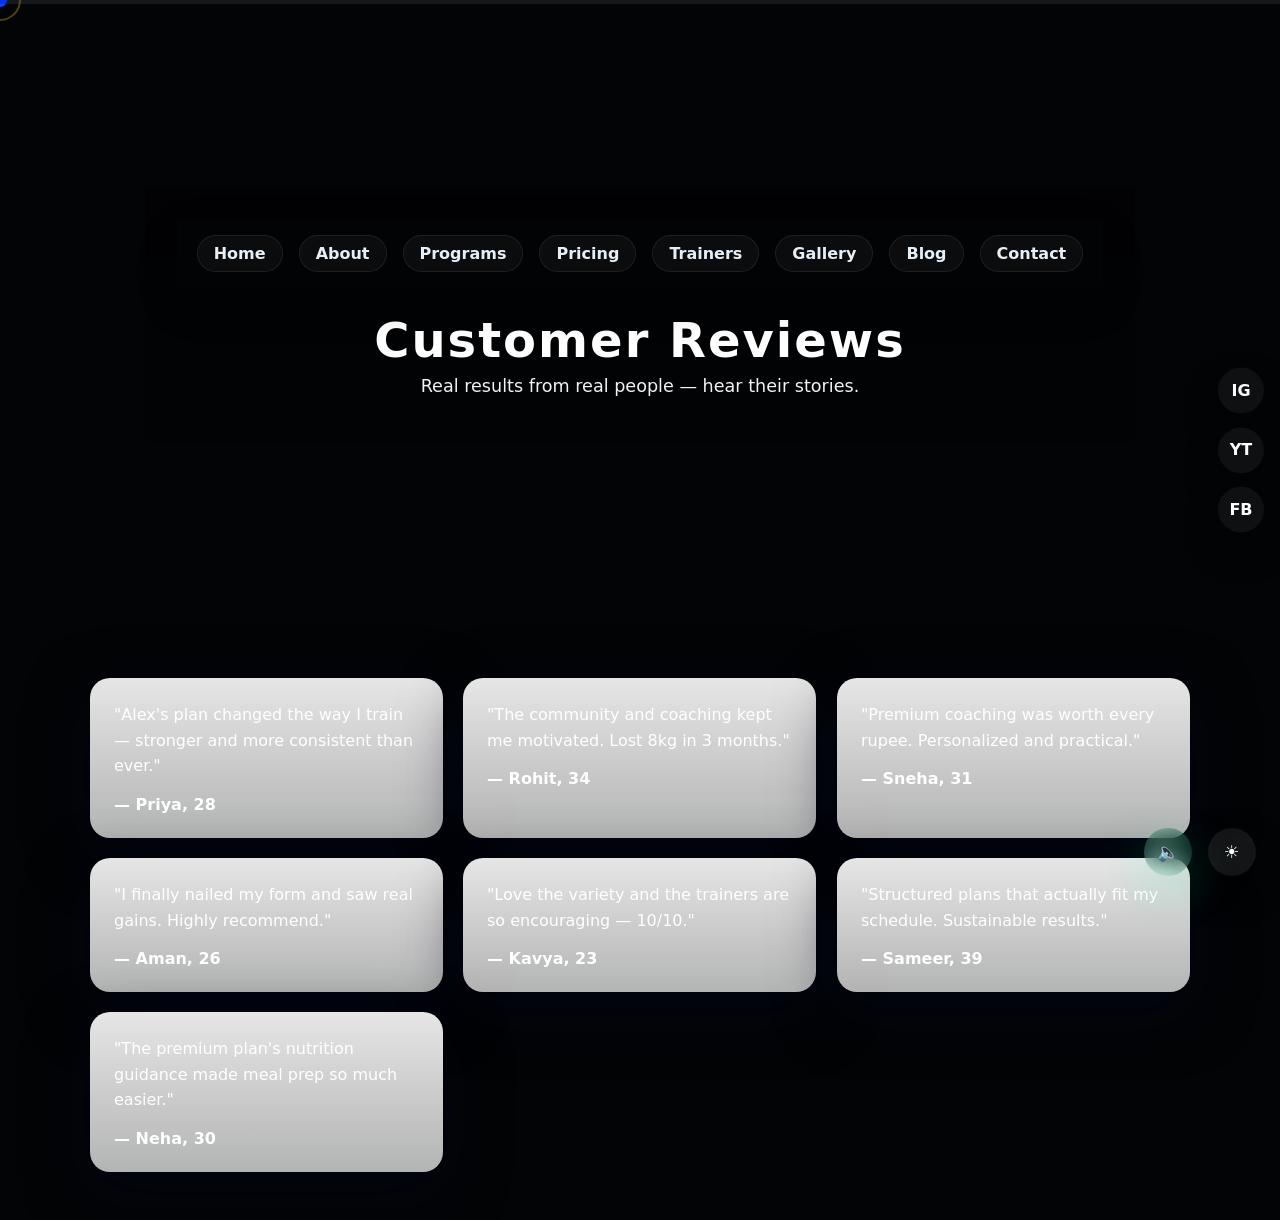
<file: reviews.html>
<!doctype html>
<html lang="en">
<head>
  <meta charset="utf-8" />
  <meta name="viewport" content="width=device-width,initial-scale=1" />
  <title>ACE-FITNESS Reviews</title>
  <link rel="stylesheet" href="style.css">
</head>
<body>
  <div class="loading-screen">
    <div class="loader"></div>
  </div>
  <div class="custom-cursor"></div>
  <div class="cursor-follower"></div>
  <div class="scroll-progress"><div class="scroll-progress__bar"></div></div>
  <button class="theme-toggle" type="button" aria-label="Toggle theme">☀</button>
  <div class="social-bar">
    <a href="#" aria-label="Instagram">IG</a>
    <a href="#" aria-label="YouTube">YT</a>
    <a href="#" aria-label="Facebook">FB</a>
  </div>

  <header class="hero reviews-hero">
    <div class="overlay">
            <nav class="header-nav">
        <a href="index.html">Home</a>
        <a href="about.html">About</a>
        <a href="programs.html">Programs</a>
        <a href="pricing.html">Pricing</a>
        <a href="trainers.html">Trainers</a>
        <a href="gallery.html">Gallery</a>
        <a href="blog.html">Blog</a>
        <a href="contact.html">Contact</a>
      </nav>
      <h1>Customer Reviews</h1>
      <p>Real results from real people — hear their stories.</p>
    </div>
  </header>

  <main>
    <section class="reviews-section">
      <div class="reviews-grid">
        <article class="review-card animate-zoom">
          <p class="review-text">"Alex's plan changed the way I train — stronger and more consistent than ever."</p>
          <p class="review-author">— Priya, 28</p>
        </article>
        <article class="review-card animate-zoom">
          <p class="review-text">"The community and coaching kept me motivated. Lost 8kg in 3 months."</p>
          <p class="review-author">— Rohit, 34</p>
        </article>
        <article class="review-card animate-zoom">
          <p class="review-text">"Premium coaching was worth every rupee. Personalized and practical."</p>
          <p class="review-author">— Sneha, 31</p>
        </article>
        <article class="review-card animate-zoom">
          <p class="review-text">"I finally nailed my form and saw real gains. Highly recommend."</p>
          <p class="review-author">— Aman, 26</p>
        </article>
        <article class="review-card animate-zoom">
          <p class="review-text">"Love the variety and the trainers are so encouraging — 10/10."</p>
          <p class="review-author">— Kavya, 23</p>
        </article>
        <article class="review-card animate-zoom">
          <p class="review-text">"Structured plans that actually fit my schedule. Sustainable results."</p>
          <p class="review-author">— Sameer, 39</p>
        </article>
        <article class="review-card animate-zoom">
          <p class="review-text">"The premium plan's nutrition guidance made meal prep so much easier."</p>
          <p class="review-author">— Neha, 30</p>
        </article>
      </div>
    </section>
  </main>

  <script src="script.js"></script>
  <button class="back-to-top" aria-label="Back to top">↑</button>
</body>
</html>
</file>
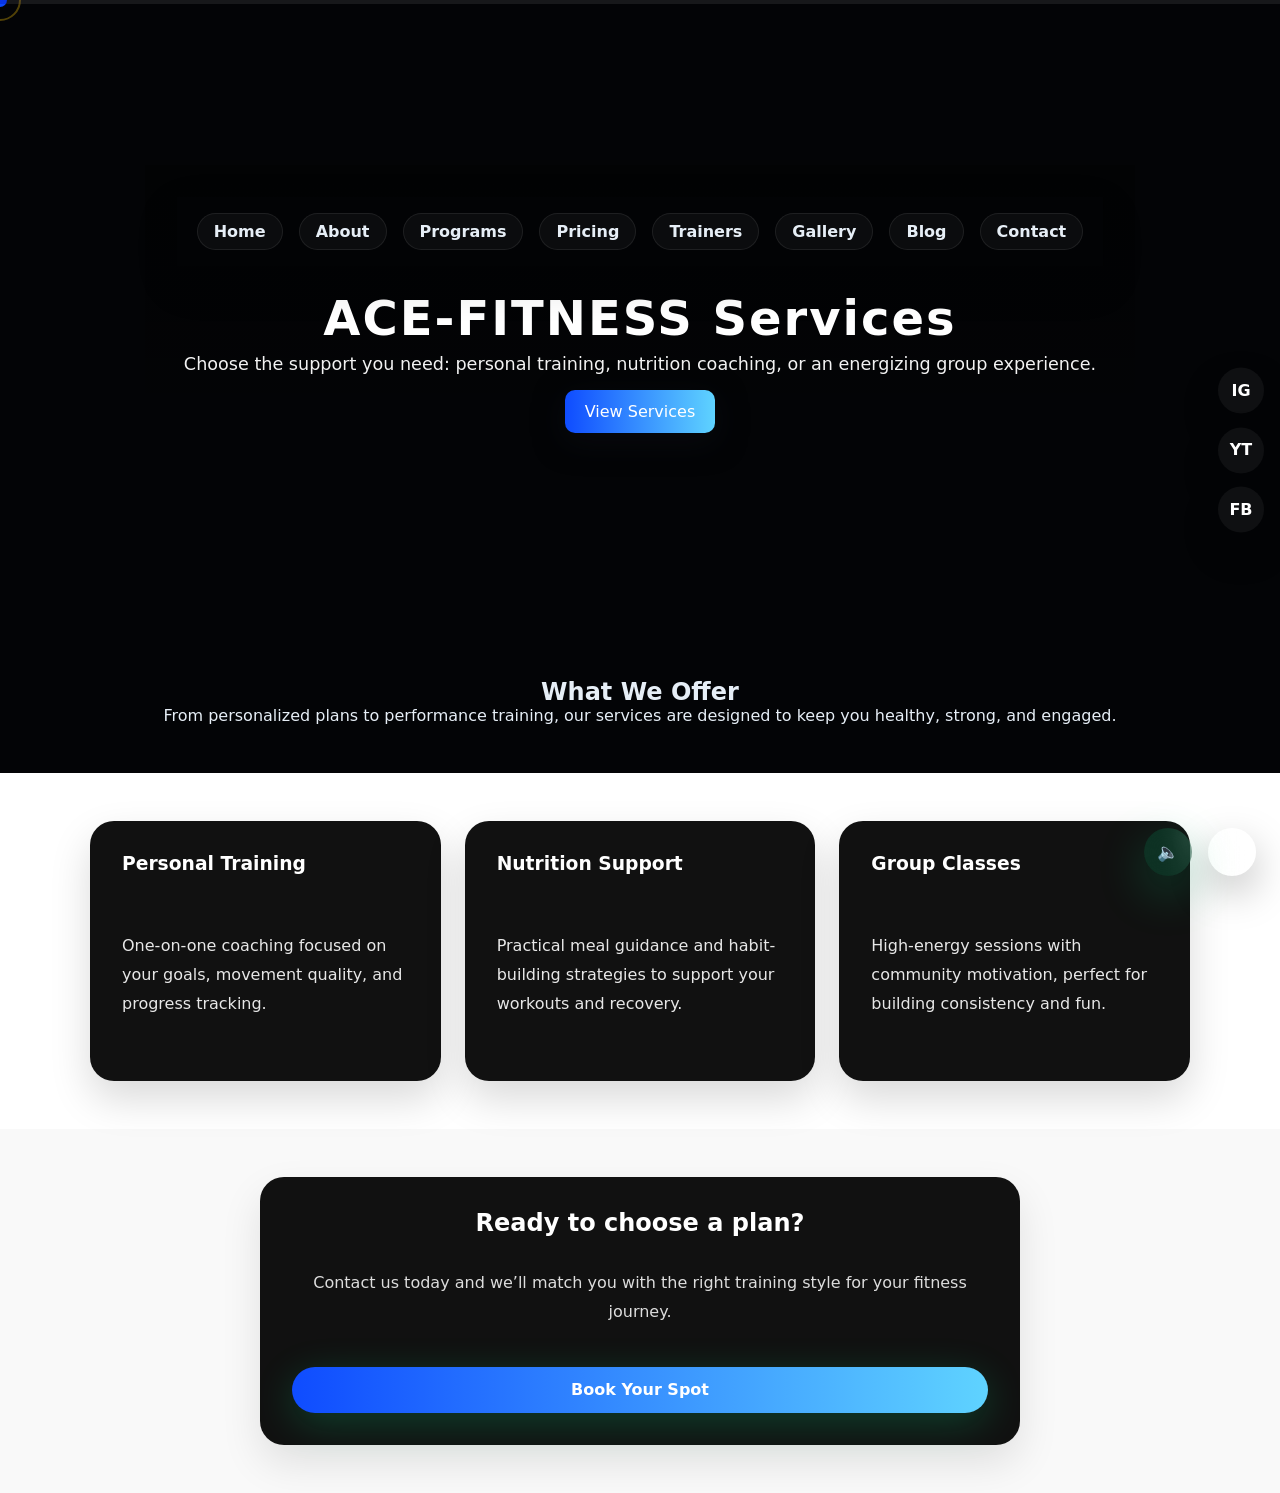
<file: services.html>
<!doctype html>
<html lang="en">
<head>
  <meta charset="utf-8" />
  <meta name="viewport" content="width=device-width,initial-scale=1" />
  <title>ACE-FITNESS Services</title>
  <link rel="stylesheet" href="style.css">
</head>
<body>
  <div class="loading-screen">
    <div class="loader"></div>
  </div>
  <div class="custom-cursor"></div>
  <div class="cursor-follower"></div>
  <div class="scroll-progress"><div class="scroll-progress__bar"></div></div>
  <button class="theme-toggle" type="button" aria-label="Toggle theme">☀</button>
  <div class="social-bar">
    <a href="#" aria-label="Instagram">IG</a>
    <a href="#" aria-label="YouTube">YT</a>
    <a href="#" aria-label="Facebook">FB</a>
  </div>

  <header class="hero services-hero">
    <div class="overlay">
            <nav class="header-nav">
        <a href="index.html">Home</a>
        <a href="about.html">About</a>
        <a href="programs.html">Programs</a>
        <a href="pricing.html">Pricing</a>
        <a href="trainers.html">Trainers</a>
        <a href="gallery.html">Gallery</a>
        <a href="blog.html">Blog</a>
        <a href="contact.html">Contact</a>
      </nav>
      <h1>ACE-FITNESS Services</h1>
      <p>Choose the support you need: personal training, nutrition coaching, or an energizing group experience.</p>
      <a class="cta" href="#services-list">View Services</a>
    </div>
  </header>

  <main>
    <section class="intro" id="services-list">
      <h2>What We Offer</h2>
      <p>From personalized plans to performance training, our services are designed to keep you healthy, strong, and engaged.</p>
    </section>

    <section class="services-section">
      <div class="services-grid">
        <div class="services-card">
          <h3>Personal Training</h3>
          <p>One-on-one coaching focused on your goals, movement quality, and progress tracking.</p>
        </div>
        <div class="services-card">
          <h3>Nutrition Support</h3>
          <p>Practical meal guidance and habit-building strategies to support your workouts and recovery.</p>
        </div>
        <div class="services-card">
          <h3>Group Classes</h3>
          <p>High-energy sessions with community motivation, perfect for building consistency and fun.</p>
        </div>
      </div>
    </section>

    <section class="services-cta">
      <div class="services-card services-cta-card">
        <h2>Ready to choose a plan?</h2>
        <p>Contact us today and we’ll match you with the right training style for your fitness journey.</p>
        <a class="profile-button" href="joining.html">Book Your Spot</a>
      </div>
    </section>
  </main>

  <script src="script.js"></script>
  <button class="back-to-top" aria-label="Back to top">↑</button>
</body>
</html>
</file>
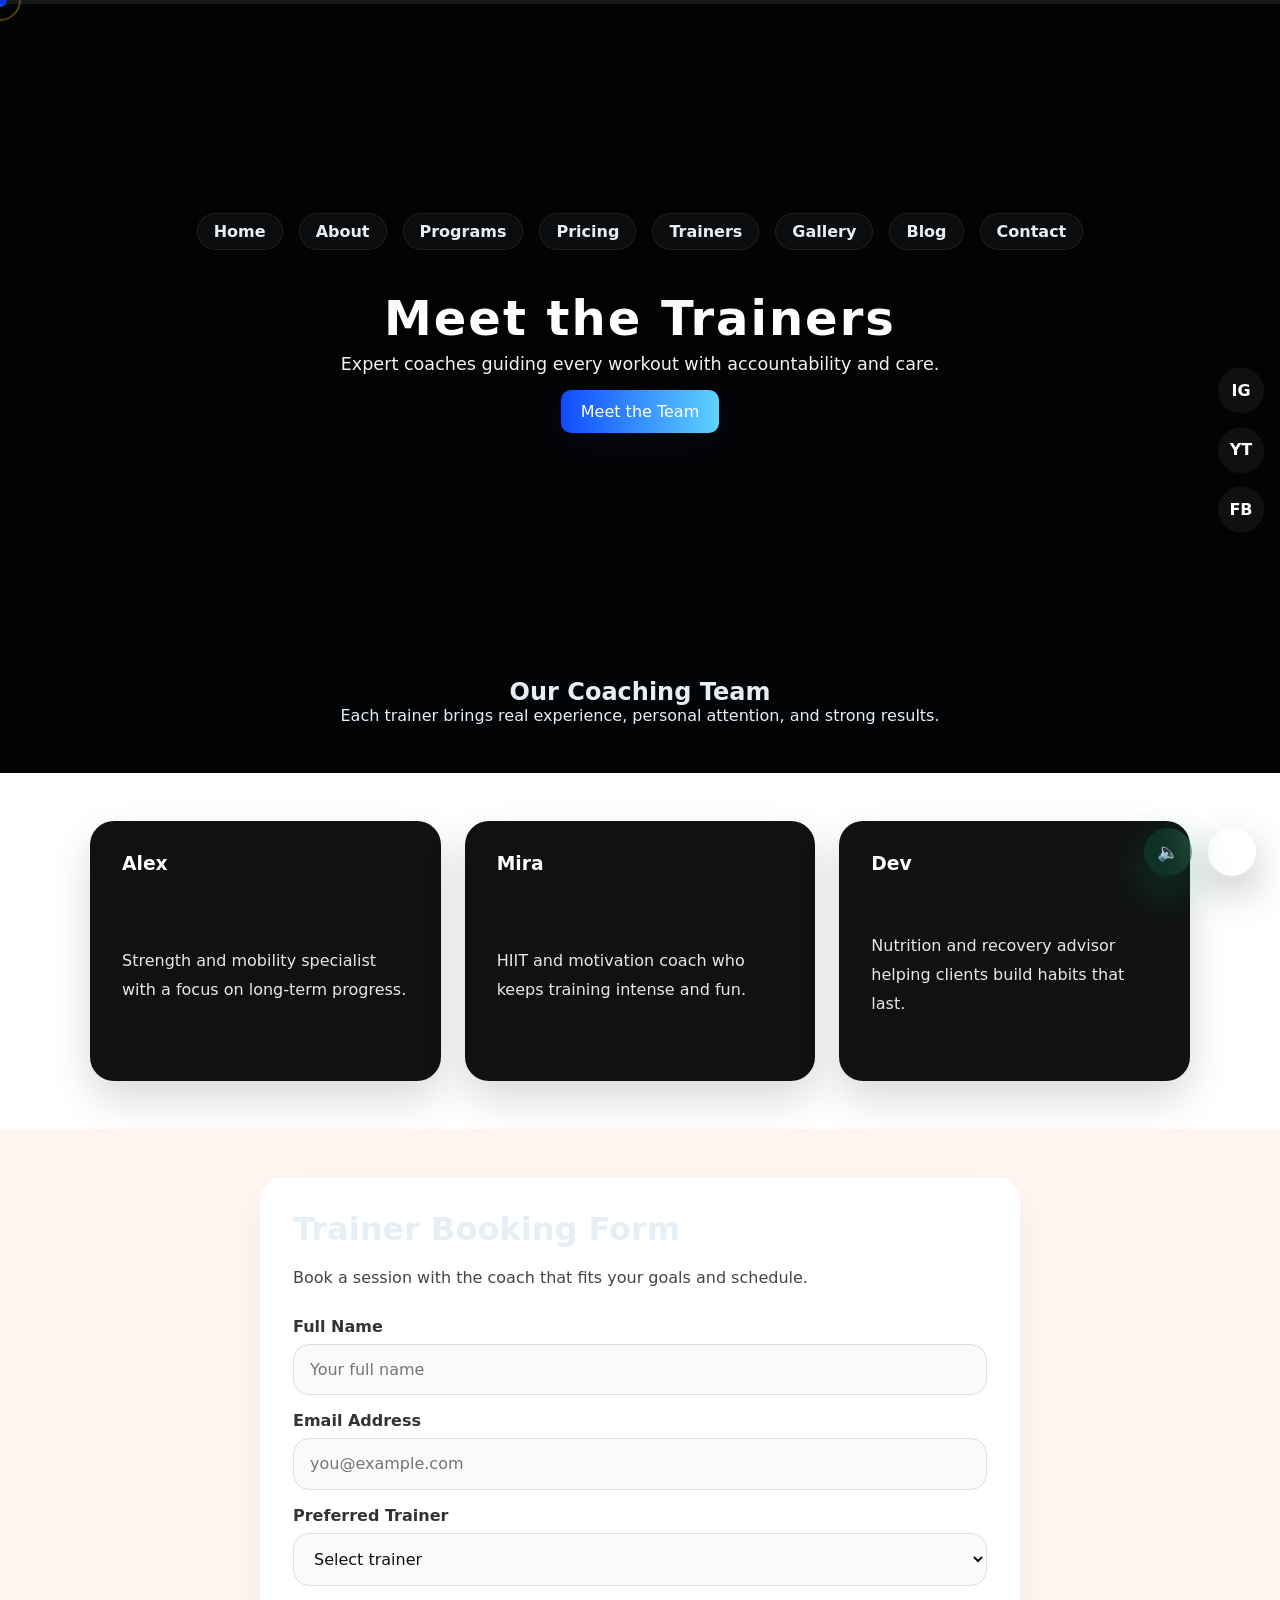
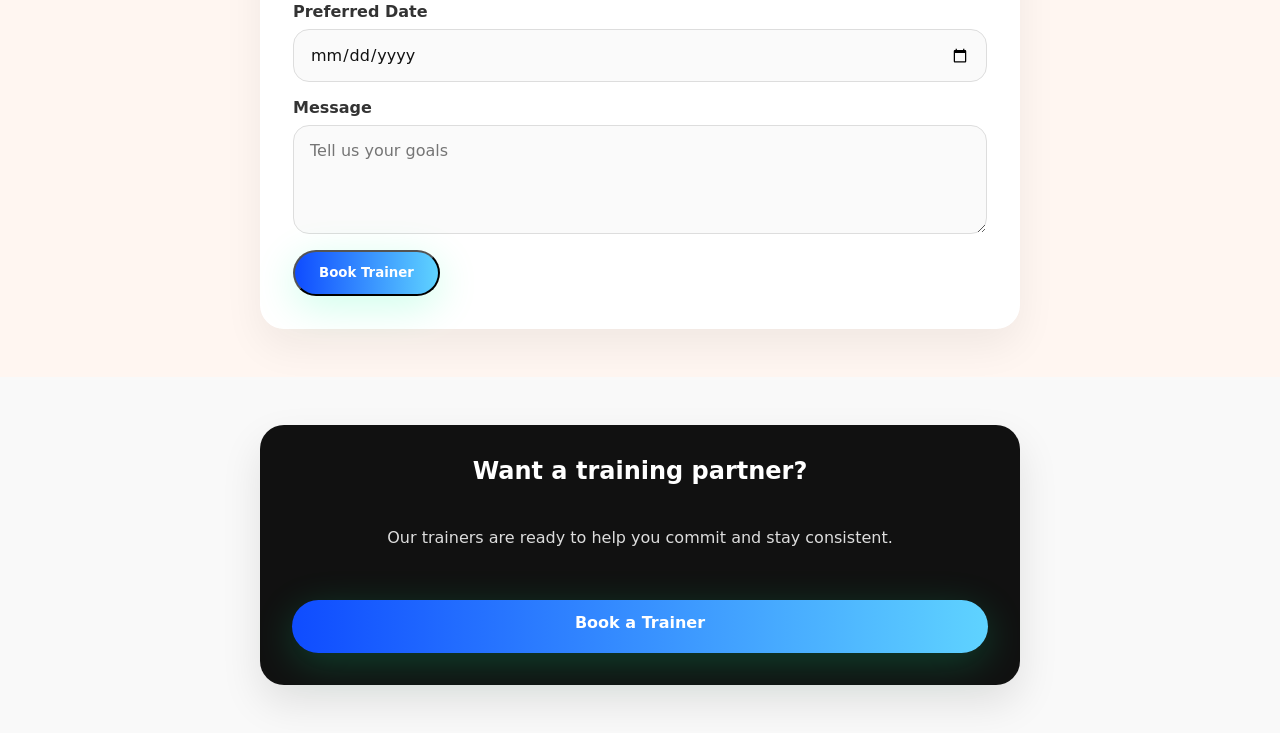
<file: trainers.html>
<!doctype html>
<html lang="en">
<head>
  <meta charset="utf-8" />
  <meta name="viewport" content="width=device-width,initial-scale=1" />
  <title>ACE-FITNESS Trainers</title>
  <link rel="stylesheet" href="style.css">
</head>
<body>
  <div class="loading-screen">
    <div class="loader"></div>
  </div>
  <div class="custom-cursor"></div>
  <div class="cursor-follower"></div>
  <div class="scroll-progress"><div class="scroll-progress__bar"></div></div>
  <button class="theme-toggle" type="button" aria-label="Toggle theme">☀</button>
  <div class="social-bar">
    <a href="#" aria-label="Instagram">IG</a>
    <a href="#" aria-label="YouTube">YT</a>
    <a href="#" aria-label="Facebook">FB</a>
  </div>

  <header class="hero trainers-hero">
    <div class="overlay">
            <nav class="header-nav">
        <a href="index.html">Home</a>
        <a href="about.html">About</a>
        <a href="programs.html">Programs</a>
        <a href="pricing.html">Pricing</a>
        <a href="trainers.html">Trainers</a>
        <a href="gallery.html">Gallery</a>
        <a href="blog.html">Blog</a>
        <a href="contact.html">Contact</a>
      </nav>
      <h1>Meet the Trainers</h1>
      <p>Expert coaches guiding every workout with accountability and care.</p>
      <a class="cta" href="#team">Meet the Team</a>
    </div>
  </header>

  <main>
    <section class="intro" id="team">
      <h2>Our Coaching Team</h2>
      <p>Each trainer brings real experience, personal attention, and strong results.</p>
    </section>

    <section class="services-section">
      <div class="services-grid">
        <div class="services-card">
          <h3>Alex</h3>
          <p>Strength and mobility specialist with a focus on long-term progress.</p>
        </div>
        <div class="services-card">
          <h3>Mira</h3>
          <p>HIIT and motivation coach who keeps training intense and fun.</p>
        </div>
        <div class="services-card">
          <h3>Dev</h3>
          <p>Nutrition and recovery advisor helping clients build habits that last.</p>
        </div>
      </div>
    </section>

    <section class="join-section">
      <div class="join-card glass-card">
        <h2>Trainer Booking Form</h2>
        <p>Book a session with the coach that fits your goals and schedule.</p>
        <form class="join-form" action="#" method="post">
          <label>
            Full Name
            <input type="text" name="name" placeholder="Your full name" required>
          </label>
          <label>
            Email Address
            <input type="email" name="email" placeholder="you@example.com" required>
          </label>
          <label>
            Preferred Trainer
            <select name="trainer" required>
              <option value="">Select trainer</option>
              <option value="alex">Alex</option>
              <option value="mira">Mira</option>
              <option value="dev">Dev</option>
            </select>
          </label>
          <label>
            Preferred Date
            <input type="date" name="date" required>
          </label>
          <label>
            Message
            <textarea name="message" rows="4" placeholder="Tell us your goals"></textarea>
          </label>
          <button type="submit" class="profile-button neon-btn">Book Trainer</button>
        </form>
      </div>
    </section>

    <section class="services-cta">
      <div class="services-card services-cta-card">
        <h2>Want a training partner?</h2>
        <p>Our trainers are ready to help you commit and stay consistent.</p>
        <a class="profile-button" href="contact.html">Book a Trainer</a>
      </div>
    </section>
  </main>

  <script src="script.js"></script>
  <button class="back-to-top" aria-label="Back to top">↑</button>
</body>
</html>
</file>
<file: style.css>
*{box-sizing:border-box;margin:0;padding:0}
:root{
  --bg:#0b0f12;
  --card:#07121a;
  --muted:#9aa4ad;
  --accent:#00ff9d;
  --accent-2:#41ffb3;
  --premium-1:#07121a;
  --premium-2:#081b21;
  --glass: rgba(0,255,157,0.08);
  --glass-2: rgba(0,255,157,0.04);
  --radius: 16px;
  --transition-fast: 180ms;
  --transition-medium: 300ms;
}
*{font-family:Inter, system-ui, -apple-system, 'Helvetica Neue', Arial}
html{scroll-behavior:smooth;}
body{color:#e6eef6;background:var(--bg);min-height:100vh;overflow-x:hidden;transition:background var(--transition-medium),color var(--transition-medium);}

/* Global UI */
.loading-screen{position:fixed;inset:0;background:#030406;display:flex;align-items:center;justify-content:center;z-index:9999;transition:opacity .8s ease,visibility .8s ease;}
.loading-screen.fade-out{opacity:0;visibility:hidden;}
.loader{width:72px;height:72px;border:8px solid rgba(255,255,255,0.08);border-top-color:var(--accent);border-radius:50%;animation:spin 1.1s linear infinite;}
.custom-cursor,.cursor-follower{position:fixed;top:0;left:0;pointer-events:none;mix-blend-mode:difference;z-index:9999;transition:transform .18s ease,opacity .18s ease;}
.custom-cursor{width:14px;height:14px;border-radius:50%;background:var(--accent);transform:translate3d(-50%,-50%,0);}
.cursor-follower{width:42px;height:42px;border-radius:50%;border:2px solid rgba(230,184,0,0.8);transform:translate3d(-50%,-50%,0);opacity:.45;}
.custom-cursor.hover{transform:translate3d(-50%,-50%,0) scale(1.8);background:var(--accent-2);}
.cursor-follower.hover{transform:translate3d(-50%,-50%,0) scale(1.25);opacity:.75;}
.scroll-progress{position:fixed;top:0;left:0;width:100%;height:4px;background:rgba(255,255,255,0.08);z-index:9998;}
.scroll-progress__bar{height:100%;width:0;background:linear-gradient(90deg,var(--accent),var(--accent-2));transition:width .15s ease;}
.theme-toggle{position:fixed;bottom:1.5rem;right:1.5rem;width:48px;height:48px;border:none;border-radius:50%;background:rgba(255,255,255,0.08);color:#fff;font-size:1.1rem;backdrop-filter:blur(12px);cursor:pointer;z-index:9998;box-shadow:0 16px 40px rgba(0,0,0,0.25);transition:transform var(--transition-fast),background var(--transition-medium);}
.theme-toggle:hover{transform:scale(1.05);background:rgba(255,255,255,0.18);}
.audio-toggle{position:fixed;bottom:1.5rem;right:5.5rem;width:48px;height:48px;border:none;border-radius:50%;background:rgba(0,255,157,0.14);color:#fff;font-size:1.1rem;backdrop-filter:blur(12px);cursor:pointer;z-index:9998;box-shadow:0 16px 50px rgba(0,255,157,0.22);transition:transform var(--transition-fast),background var(--transition-medium);}
.audio-toggle:hover{transform:scale(1.05);background:rgba(0,255,157,0.24);}
.social-bar{position:fixed;top:50%;right:1rem;transform:translateY(-50%);display:grid;gap:.85rem;z-index:9998;}
.social-bar a{display:flex;align-items:center;justify-content:center;width:46px;height:46px;border-radius:50%;background:rgba(255,255,255,0.05);color:#fff;text-decoration:none;font-weight:700;box-shadow:0 18px 40px rgba(0,0,0,0.2);transition:transform var(--transition-fast),background var(--transition-medium);}
.social-bar a:hover{transform:translateY(-4px);background:linear-gradient(90deg,var(--accent),var(--accent-2));}
.back-to-top{position:fixed;right:1.5rem;bottom:6.5rem;width:48px;height:48px;border:none;border-radius:50%;background:linear-gradient(90deg,var(--accent),var(--accent-2));color:#111;font-size:1.2rem;display:flex;align-items:center;justify-content:center;opacity:0;pointer-events:none;transform:translateY(12px);transition:opacity .25s ease,transform .25s ease;z-index:9998;cursor:pointer;}
.back-to-top.visible{opacity:1;pointer-events:auto;transform:translateY(0);}
.glass-card{background:rgba(255,255,255,0.08);border:1px solid rgba(255,255,255,0.12);backdrop-filter:blur(20px);box-shadow:0 24px 60px rgba(0,0,0,0.18);border-radius:24px;}
.neon-btn{display:inline-block;padding:.85rem 1.4rem;background:linear-gradient(90deg,var(--accent),var(--accent-2));color:#111;border-radius:999px;box-shadow:0 18px 45px rgba(246,191,0,0.25);transition:transform .25s ease,box-shadow .25s ease;}
.neon-btn:hover{transform:translateY(-3px) scale(1.02);box-shadow:0 28px 65px rgba(246,191,0,0.3);}
.typing-text{display:inline-block;color:var(--accent);font-weight:800;position:relative;}
.typing-text::after{content:'|';margin-left:.4rem;animation:blink 1s infinite steps(1);}
.section-title{max-width:780px;margin:0 auto 2rem;text-align:center;}
.section-title h2{font-size:2.35rem;margin-bottom:.75rem;letter-spacing:1px;}
.section-title p{color:var(--muted);line-height:1.8;}
.bmi-section,.schedule-section,.before-after-section,.map-section{padding:3rem 1.5rem;background:transparent;}
.bmi-card{max-width:960px;margin:0 auto;padding:2rem;}
.bmi-card label{display:grid;gap:.5rem;font-weight:700;color:#e6eef6;}
.bmi-card input{width:100%;padding:.95rem 1rem;border-radius:18px;border:1px solid rgba(0,255,157,0.25);background:rgba(255,255,255,0.06);color:#fff;outline:none;}
.bmi-card button{margin-top:1rem;}
.bmi-result{margin-top:1rem;padding:1rem 1.2rem;background:rgba(0,255,157,0.1);border:1px solid rgba(0,255,157,0.2);border-radius:16px;color:#fff;}
.schedule-buttons{display:flex;justify-content:center;flex-wrap:wrap;gap:1rem;margin-bottom:2rem;}
.schedule-button{padding:.95rem 1.4rem;border-radius:999px;border:1px solid rgba(255,255,255,0.12);background:rgba(255,255,255,0.05);color:#fff;cursor:pointer;transition:transform .2s ease,background .2s ease;}
.schedule-button:hover,.schedule-button.active{background:linear-gradient(90deg,var(--accent),var(--accent-2));color:#111;transform:translateY(-2px);}
.schedule-grid{display:grid;grid-template-columns:repeat(3,minmax(0,1fr));gap:1.25rem;max-width:1200px;margin:0 auto;}
.workout-card{padding:1.75rem;border-radius:24px;background:rgba(0,255,157,0.08);border:1px solid rgba(0,255,157,0.18);color:#fff;display:grid;gap:.85rem;min-height:240px;opacity:.45;transition:opacity .3s ease,transform .3s ease,box-shadow .3s ease;}
.workout-card.active{opacity:1;transform:translateY(-4px);box-shadow:0 22px 55px rgba(0,255,157,0.16);}
.workout-card h3{margin:0;font-size:1.2rem;}
.before-after-grid{display:grid;grid-template-columns:repeat(3,minmax(0,1fr));gap:1rem;max-width:1200px;margin:0 auto;}
.transformation-card{position:relative;overflow:hidden;border-radius:24px;background:#111;min-height:320px;}
.transformation-card img{width:100%;height:100%;object-fit:cover;display:block;}
.transformation-overlay{position:absolute;inset:0;background:linear-gradient(180deg,transparent,rgba(0,0,0,0.7));display:flex;align-items:flex-end;padding:1.25rem;color:#fff;font-weight:700;}
.map-card{width:100%;height:420px;border:none;border-radius:28px;box-shadow:0 22px 65px rgba(0,0,0,0.25);}
@keyframes spin{to{transform:rotate(360deg)}}
@keyframes blink{50%{opacity:0;}}

/* Animations */
@keyframes fadeInUp{from{opacity:0;transform:translateY(12px)}to{opacity:1;transform:translateY(0)}}
@keyframes slideInLeft{from{opacity:0;transform:translateX(-12px)}to{opacity:1;transform:translateX(0)}}
@keyframes scaleIn{from{opacity:0;transform:scale(.96)}to{opacity:1;transform:scale(1)}}

.animate-fade{animation:fadeInUp .6s var(--transition-fast) both}
.animate-slide{animation:slideInLeft .5s var(--transition-fast) both}
.animate-zoom{animation:scaleIn .45s var(--transition-fast) both}

/* utility to stagger nav items */
.header-nav a{transition:transform var(--transition-fast),opacity var(--transition-fast),background var(--transition-medium)}
body:not(.loaded) .header-nav a{opacity:0;transform:translateY(-8px)}
body.loaded .header-nav a{opacity:1;transform:none}

/* subtle page-level fade */
main{opacity:0;transform:translateY(6px);transition:opacity .45s ease,transform .45s ease}
body.loaded main{opacity:1;transform:none}
.hero{position:relative;height:70vh;overflow:hidden;display:flex;align-items:center;justify-content:center}
.hero-video{position:absolute;inset:0;width:100%;height:100%;object-fit:cover;z-index:0}
.overlay{position:relative;z-index:1;color:#fff;text-align:center;padding:2rem;background:linear-gradient(180deg,rgba(0,0,0,0.35),transparent)}
.header-nav{position:sticky;top:0;left:0;right:0;display:flex;justify-content:center;gap:1rem;margin:0 auto 1.5rem;padding:1rem 1.25rem;background:rgba(3,4,6,0.92);backdrop-filter:blur(18px);z-index:100;flex-wrap:wrap;box-shadow:0 16px 40px rgba(0,0,0,0.2);}
.header-nav a{color:#e6eef6;text-decoration:none;font-weight:700;padding:0.5rem 1rem;border:1px solid rgba(255,255,255,0.08);border-radius:999px;background:rgba(255,255,255,0.04);transition:background var(--transition-medium),transform var(--transition-fast);}
.header-nav a:hover{background:linear-gradient(90deg,rgba(255,90,95,0.16),rgba(255,184,108,0.1));transform:translateY(-4px)}
.header-nav.nav-scrolled{background:rgba(3,4,6,0.98);}
.overlay h1{font-size:3rem;letter-spacing:2px;margin-bottom:0.5rem;animation:fadeInUp .7s both}
.overlay p{font-size:1.1rem;margin-bottom:1rem;opacity:.95}
.cta{display:inline-block;padding:0.75rem 1.25rem;background:linear-gradient(90deg,var(--accent),var(--accent-2));color:#fff;border-radius:10px;text-decoration:none;box-shadow:0 8px 30px rgba(12,14,20,0.6);transition:transform var(--transition-fast),filter var(--transition-medium)}
.cta:hover{transform:translateY(-4px) scale(1.02);filter:brightness(1.05)}
.intro{padding:3rem;text-align:center}

/* Stats */
.stats-section{padding:2rem 1.5rem;background:transparent;display:flex;justify-content:center}
.stats-grid{max-width:1100px;margin:0 auto;display:grid;grid-template-columns:repeat(4,minmax(0,1fr));gap:1rem;align-items:stretch}
.stats-card{background:linear-gradient(90deg,var(--glass),var(--glass-2));padding:1.5rem 2rem;border-radius:20px;box-shadow:0 20px 60px rgba(2,6,23,0.6);text-align:center;min-width:180px}
.stat-number{font-size:2.25rem;font-weight:800;color:var(--accent);margin-bottom:0.25rem}
.stat-label{color:var(--muted);font-weight:700}
.about-card{padding:3rem 1.5rem;background:#fff6f1}
.motivation{padding:3rem 1.5rem;background:transparent}
.motivation-card{max-width:900px;margin:0 auto;padding:2rem;background:linear-gradient(180deg,var(--glass),rgba(255,255,255,0.02));border-radius:24px;box-shadow:0 18px 60px rgba(2,6,23,0.6);backdrop-filter: blur(6px)}
.motivation-card.animate-zoom{transform-origin:center}
.motivation-card h2{font-size:2rem;margin-bottom:0.75rem}
.motivation-card p{font-size:1rem;line-height:1.8;margin-bottom:1.5rem;color:#444}
.quote-grid{display:grid;grid-template-columns:repeat(3,minmax(0,1fr));gap:1rem}
.quote-item{padding:1.25rem;background:linear-gradient(135deg,rgba(0,255,157,0.16),rgba(0,255,157,0.08));border-radius:18px;color:#d9ffeb;box-shadow:0 10px 20px rgba(0,0,0,0.06)}
  .quote-item p{margin:0;font-style:italic;line-height:1.6}

  .profile-section{padding:3rem;text-align:center}
  .profile-card{max-width:900px;margin:0 auto;display:grid;grid-template-columns:220px 1fr;gap:2rem;align-items:center;background:linear-gradient(180deg,var(--card),#07111a);border-radius:24px;box-shadow:0 22px 60px rgba(2,6,23,0.6);overflow:hidden}
  .profile-avatar{height:220px;background:linear-gradient(135deg,#00ff9d,#26ffc4);border-radius:24px 0 0 24px;position:relative}
  .profile-avatar::before{content:'Coach';position:absolute;bottom:1.25rem;left:1.25rem;color:rgba(17,24,39,0.95);font-size:1.1rem;font-weight:700;letter-spacing:1px}
  .profile-content{padding:2rem}
  .profile-content h2{font-size:2rem;margin-bottom:0.75rem}
  .profile-content p{font-size:1rem;line-height:1.8;margin-bottom:1.5rem;color:#d7e0eb}
  .profile-content ul{list-style:none;padding:0;margin:0 0 1.5rem 0;display:grid;gap:0.75rem}
  .profile-content li{position:relative;padding-left:1.5rem;color:#e6eef6}
  .profile-content li::before{content:'✓';position:absolute;left:0;top:0;color:#00ff9d;font-weight:700}
.profile-button{display:inline-block;padding:0.85rem 1.5rem;background:#111;color:#fff;border-radius:999px;text-decoration:none;font-weight:600}

.gallery-section{padding:3rem 1.5rem;background:transparent}
.gallery-grid{max-width:1200px;margin:0 auto;display:grid;grid-template-columns:repeat(auto-fit,minmax(220px,1fr));gap:1rem}
.gallery-card{position:relative;border-radius:18px;overflow:hidden;height:260px;background:#06121a;display:block;box-shadow:0 18px 60px rgba(2,6,23,0.55);transition:transform .35s cubic-bezier(.2,.9,.2,1),box-shadow .35s}
.gallery-card img{width:100%;height:100%;object-fit:cover;display:block;transition:transform .6s cubic-bezier(.2,.9,.2,1)}
.gallery-card:hover{transform:translateY(-8px)}
.gallery-card:hover img{transform:scale(1.08)}
.gallery-card figcaption{position:absolute;left:0;right:0;bottom:0;padding:1rem 1.25rem;background:linear-gradient(180deg,transparent,rgba(0,0,0,0.6));color:#fff;font-weight:700}
.gallery-card figcaption::before{content:'';position:absolute;inset:0;background:linear-gradient(90deg,rgba(0,255,157,0.08),rgba(65,255,179,0.04));mix-blend-mode:overlay}

@media (max-width:980px){
  .gallery-grid{grid-template-columns:repeat(2,minmax(0,1fr))}
  .stats-grid{grid-template-columns:repeat(2,minmax(0,1fr))}
  .schedule-grid{grid-template-columns:1fr}
  .about-grid,.services-grid,.plans-grid,.review-grid,.before-after-grid{grid-template-columns:repeat(2,minmax(0,1fr));}
}

@media (max-width:720px){
  .hero{height:60vh}
  .overlay{padding:1.5rem}
  .overlay h1{font-size:2.3rem}
  .overlay p{font-size:1rem}
  .header-nav{justify-content:center;gap:0.75rem}
  .header-nav a{padding:0.5rem 0.85rem;font-size:0.95rem}
  .motivation-card,.profile-card{grid-template-columns:1fr}
  .quote-grid{grid-template-columns:1fr}
  .profile-card{grid-template-columns:1fr}
  .profile-avatar{border-radius:24px 24px 0 0;height:180px}
  .gallery-grid{grid-template-columns:1fr}
  .crazy-grid{grid-template-columns:1fr}
  .stats-grid{grid-template-columns:1fr}
  .stats-card{min-width:auto}
  .plan-card{min-height:auto}
  .join-card,.footer-card,.founder-card,.about-card,.services-card,.faq-card{padding:1.75rem}
  .profile-content{padding:1.5rem}
}

@media (max-width:520px){
  .audio-toggle,.theme-toggle{right:1rem;bottom:1rem;}
  .audio-toggle{right:5.75rem;}
  .hero{height:55vh}
  .overlay{padding:1rem}
  .overlay h1{font-size:2rem}
  .overlay p{font-size:0.95rem}
  .cta{padding:0.65rem 1rem;font-size:0.95rem}
  .header-nav{gap:0.6rem}
  .stats-section,.motivation,.profile-section,.join-section,.about-section,.services-section,.plans-section,.faq-section,.reviews-section,.crazy-section{padding:2rem 1rem}
  .gallery-section{padding:2rem 1rem}
  .gallery-card{height:220px}
  .profile-avatar{height:160px}
  .profile-content h2{font-size:1.75rem}
  .join-card,.about-card,.services-card,.founder-card,.faq-card,.footer-card,.plan-card{padding:1.25rem}
  .join-form input,.join-form select,.join-form textarea{padding:0.85rem 0.95rem}
  .plan-card .price{font-size:1.2rem}
  .review-text{font-size:0.95rem}
  .faq-card summary{font-size:0.95rem}
}

.join-section{padding:3rem 1.5rem;background:#fff6f1}
.crazy-section{padding:3rem 1.5rem;background:#111;color:#fff}
.crazy-grid{max-width:1100px;margin:0 auto;display:grid;grid-template-columns:repeat(3,minmax(0,1fr));gap:1.5rem}
.crazy-card{padding:2rem;border-radius:24px;min-height:260px;display:grid;gap:1rem;box-shadow:0 18px 40px rgba(0,0,0,0.18)}
.crazy-card h3{font-size:1.5rem;margin:0}
.crazy-card p{margin:0;line-height:1.7;color:rgba(255,255,255,0.9)}
.crazy-card.neon{background:linear-gradient(135deg,#f72585,#7209b7)}
.crazy-card.pulse{background:linear-gradient(135deg,#4cc9f0,#4895ef)}
.crazy-card.flash{background:linear-gradient(135deg,#ffb703,#fb8500)}
.crazy-footer{padding:3rem 1.5rem;background:#fff}
.footer-card{max-width:760px;margin:0 auto;padding:2rem;text-align:center;background:#111;color:#fff;border-radius:24px;box-shadow:0 18px 40px rgba(0,0,0,0.1)}
.crazy-footer h2{margin-bottom:1rem}
.crazy-footer p{margin-bottom:1.5rem;line-height:1.8;color:#ddd}

.profile-section{padding:3rem 1.5rem;background:#f9f9f9}
.join-card{max-width:760px;margin:0 auto;padding:2rem;background:#fff;border-radius:24px;box-shadow:0 18px 40px rgba(0,0,0,0.06)}
.join-card h2{font-size:2rem;margin-bottom:1rem}
.join-card p{font-size:1rem;line-height:1.8;margin-bottom:1.5rem;color:#444}
.join-form{display:grid;gap:1rem}
.join-form label{display:grid;gap:0.5rem;font-weight:600;color:#333}
.join-form input,
.join-form select,
.join-form textarea{width:100%;padding:0.95rem 1rem;border:1px solid #ddd;border-radius:16px;background:#fafafa;color:#111;font-size:1rem;outline:none;transition:border-color .2s}
.join-form input:focus,
.join-form select:focus,
.join-form textarea:focus{border-color:rgba(0,255,157,0.5);background:#fff}
.join-form button{width:max-content}

.about-section{padding:3rem 1.5rem;background:#fff}
.about-grid{max-width:1100px;margin:0 auto;display:grid;grid-template-columns:repeat(3,minmax(0,1fr));gap:1.5rem}
.about-card{padding:2rem;background:#f7f4ee;border-radius:24px;box-shadow:0 18px 40px rgba(0,0,0,0.06)}
.about-card h3{margin-bottom:0.75rem}
.about-card p{line-height:1.8;color:#444}
.founder-section{padding:3rem 1.5rem;background:#f9f9f9}
.founder-card{max-width:760px;margin:0 auto;padding:2rem;background:#fff;border-radius:24px;box-shadow:0 18px 40px rgba(0,0,0,0.06);text-align:center}
.founder-card h2{margin-bottom:1rem}
.founder-card p{line-height:1.8;color:#444;margin-bottom:1.5rem}

.services-section{padding:3rem 1.5rem;background:#fff}
.services-grid{max-width:1100px;margin:0 auto;display:grid;grid-template-columns:repeat(3,minmax(0,1fr));gap:1.5rem}
.services-card{padding:2rem;background:#111;color:#fff;border-radius:24px;box-shadow:0 18px 40px rgba(0,0,0,0.15);display:grid;gap:1rem;min-height:260px;}
.services-card h3{margin-bottom:0.75rem}
.services-card p{line-height:1.8;color:rgba(255,255,255,0.9)}
.program-icon{width:60px;height:60px;border-radius:18px;background:rgba(255,255,255,0.08);display:flex;align-items:center;justify-content:center;font-size:1.8rem;box-shadow:inset 0 0 0 1px rgba(255,255,255,0.08);}
.services-cta{padding:3rem 1.5rem;background:#f9f9f9}
.services-cta-card{max-width:760px;margin:0 auto;padding:2rem;background:#111;border-radius:24px;box-shadow:0 18px 40px rgba(0,0,0,0.1);text-align:center}
.services-cta-card h2{margin-bottom:1rem}
.services-cta-card p{line-height:1.8;color:#ddd;margin-bottom:1.5rem}

/* Membership plans */
.plans-section{padding:3rem 1.5rem;background:transparent}
.plans-grid{max-width:1100px;margin:0 auto;display:grid;grid-template-columns:repeat(3,minmax(0,1fr));gap:1.5rem}
.plan-card{padding:2rem;border-radius:24px;min-height:320px;display:flex;flex-direction:column;gap:1rem;background:linear-gradient(180deg,var(--card),var(--premium-2));box-shadow:0 20px 60px rgba(2,6,23,0.6);transition:transform .28s cubic-bezier(.2,.9,.2,1),box-shadow .28s}
.plan-card h3{margin:0;color:var(--accent)}
.plan-card .price{font-size:1.35rem;font-weight:800;color:#fff}
.plan-card ul{list-style:none;padding:0;margin:0;display:grid;gap:.5rem;color:var(--muted)}
.plan-card.basic{border:1px solid rgba(255,255,255,0.03)}
.plan-card.pro{border:1px solid rgba(255,255,255,0.04)}
.plan-card.premium{border:2px solid rgba(255,90,95,0.12);box-shadow:0 30px 90px rgba(255,90,95,0.06)}
.plan-card:hover{transform:translateY(-10px) scale(1.02);box-shadow:0 40px 100px rgba(2,6,23,0.8)}
.plan-card .profile-button{margin-top:auto}

.plans-cta{padding:3rem 1.5rem;background:#f9f9f9}
.plans-cta .profile-button{background:linear-gradient(90deg,var(--accent),var(--accent-2));}

.animate-zoom-on-hover{transition:transform .25s ease}
.animate-zoom-on-hover:hover{transform:scale(1.02)}

.profile-section{padding:3rem 1.5rem;background:#f9f9f9}
.profile-card{max-width:900px;margin:0 auto;display:grid;grid-template-columns:220px 1fr;gap:2rem;align-items:center;background:#fff;border-radius:24px;box-shadow:0 18px 40px rgba(0,0,0,0.08);overflow:hidden}
.profile-avatar{height:220px;background:linear-gradient(135deg,#ff5a5f,#ffb86c);border-radius:24px 0 0 24px;position:relative}
.profile-avatar::before{content:'Coach';position:absolute;bottom:1.25rem;left:1.25rem;color:rgba(255,255,255,0.92);font-size:1.1rem;font-weight:700;letter-spacing:1px}
.profile-content{padding:2rem}
.profile-content h2{font-size:2rem;margin-bottom:0.75rem}
.profile-content p{font-size:1rem;line-height:1.8;margin-bottom:1.5rem;color:#444}
.profile-content ul{list-style:none;padding:0;margin:0 0 1.5rem 0;display:grid;gap:0.75rem}
.profile-content li{position:relative;padding-left:1.5rem;color:#333}
.profile-content li::before{content:'✓';position:absolute;left:0;top:0;color:#ff5a5f;font-weight:700}
.profile-button{display:inline-block;padding:0.85rem 1.5rem;background:#111;color:#fff;border-radius:999px;text-decoration:none;font-weight:600}
@media (max-width:720px){
  .profile-card{grid-template-columns:1fr}
  .profile-avatar{border-radius:24px 24px 0 0;height:180px}
}

/* FAQ styles */
.faq-section{padding:3rem 1.5rem;background:transparent;display:flex;justify-content:center}
.faq-card{max-width:900px;width:100%;background:linear-gradient(180deg,var(--glass),var(--glass-2));padding:2rem;border-radius:20px;box-shadow:0 20px 60px rgba(2,6,23,0.6);color:#fff}
.faq-card details{margin-bottom:1rem}
.faq-card summary{cursor:pointer;padding:0.75rem 1rem;border-radius:12px;background:rgba(255,255,255,0.02);font-weight:700}
.faq-card p{padding:0.75rem 1rem;color:var(--muted);margin:0}
.faq-card summary::-webkit-details-marker{display:none}

/* Reviews styles */
.reviews-section{padding:3rem 1.5rem;background:transparent}
.reviews-grid{max-width:1100px;margin:0 auto;display:grid;grid-template-columns:repeat(3,minmax(0,1fr));gap:1.25rem}
.review-card{background:linear-gradient(180deg,var(--glass),var(--glass-2));padding:1.5rem;border-radius:20px;box-shadow:0 18px 60px rgba(2,6,23,0.6);color:#fff}
.review-text{font-size:1rem;line-height:1.6;margin-bottom:1rem;color:var(--muted)}
.review-author{font-weight:700;color:#fff}
.review-card:hover{transform:translateY(-8px) scale(1.02);box-shadow:0 40px 100px rgba(2,6,23,0.8)}

.map-section{padding:3rem 1.5rem;background:transparent}

@media (max-width:980px){
  .reviews-grid{grid-template-columns:repeat(2,minmax(0,1fr))}
}

@media (max-width:720px){
  .reviews-grid{grid-template-columns:1fr}
}

/* Premium theme variant (can be toggled by adding `theme-premium` to body) */
.theme-premium{
  --bg:#030406;
  --card:#07121a;
  --muted:#c9d6dd;
  --accent:#00ff9d;
  --accent-2:#41ffb3;
  --glass: rgba(0,255,157,0.08);
  --glass-2: rgba(0,255,157,0.04);
  --card:var(--card-light);
  --muted:var(--muted-light);
  --accent:#0f4cff;
  --accent-2:#5fd3ff;
  --glass: rgba(255,255,255,0.9);
  --glass-2: rgba(255,255,255,0.7);
}

.light-mode body{color:var(--text-light);background:var(--bg);}
.light-mode .header-nav{background:rgba(255,255,255,0.85);}
.light-mode .header-nav a{color:var(--text-light);background:rgba(255,255,255,0.8);border-color:rgba(15,23,42,0.08);}
.light-mode .hero{background:#eef5ff;}
.light-mode .glass-card{background:rgba(255,255,255,0.9);border-color:rgba(15,23,42,0.08);}
.light-mode .profile-card,.light-mode .services-card,.light-mode .about-card,.light-mode .faq-card,.light-mode .review-card,.light-mode .plan-card{background:rgba(255,255,255,0.95);box-shadow:0 18px 40px rgba(15,23,42,0.08);}

/* small premium highlights */
.theme-premium .profile-button{background:linear-gradient(90deg,var(--accent),var(--accent-2));box-shadow:0 10px 40px rgba(0,255,157,0.2)}
.theme-premium .plan-card.premium{box-shadow:0 40px 110px rgba(0,255,157,0.18)}
.ai-coach-section{padding:3rem 1.5rem;background:linear-gradient(180deg,rgba(0,255,157,0.06),rgba(0,255,157,0.02));}
.ai-coach-section .services-grid{grid-template-columns:repeat(3,minmax(0,1fr));}
.ai-card{border:1px solid rgba(0,255,157,0.18);background:rgba(0,255,157,0.05);box-shadow:0 20px 70px rgba(0,255,157,0.08);}
.ai-card .program-icon{background:rgba(0,255,157,0.18);color:#111;}
.badge-section{padding:3rem 1.5rem;background:transparent;}
.badge-grid{max-width:1100px;margin:0 auto;display:grid;grid-template-columns:repeat(3,minmax(0,1fr));gap:1rem;}
.badge-card{padding:1.75rem;border-radius:24px;background:rgba(0,255,157,0.08);border:1px solid rgba(0,255,157,0.2);color:#fff;display:grid;gap:.75rem;align-items:start;box-shadow:0 22px 70px rgba(0,255,157,0.08);} 
.badge-card span{display:inline-flex;align-items:center;justify-content:center;width:54px;height:54px;border-radius:18px;background:rgba(0,255,157,0.18);font-size:1.65rem;}
.badge-card h4{margin:0;font-size:1.1rem;}
.badge-card p{margin:0;color:rgba(255,255,255,0.82);line-height:1.7;}
</file>
